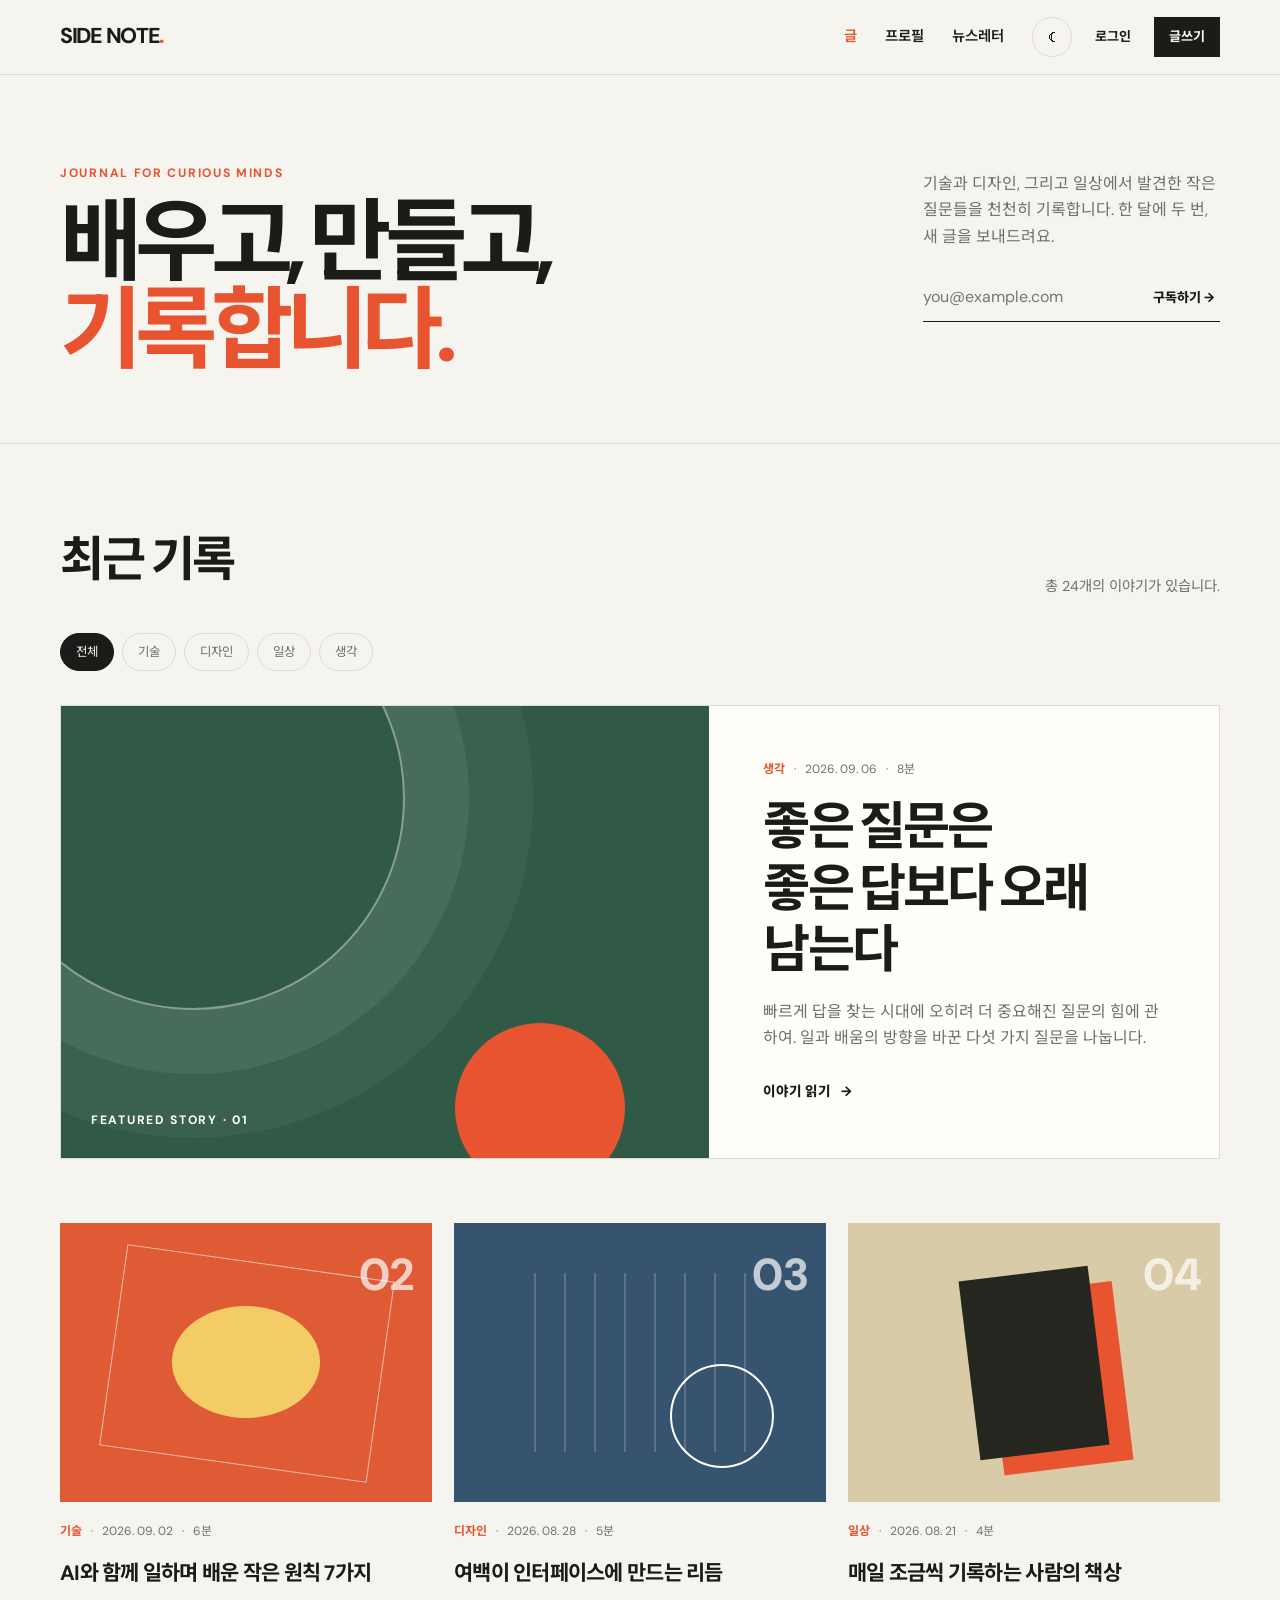
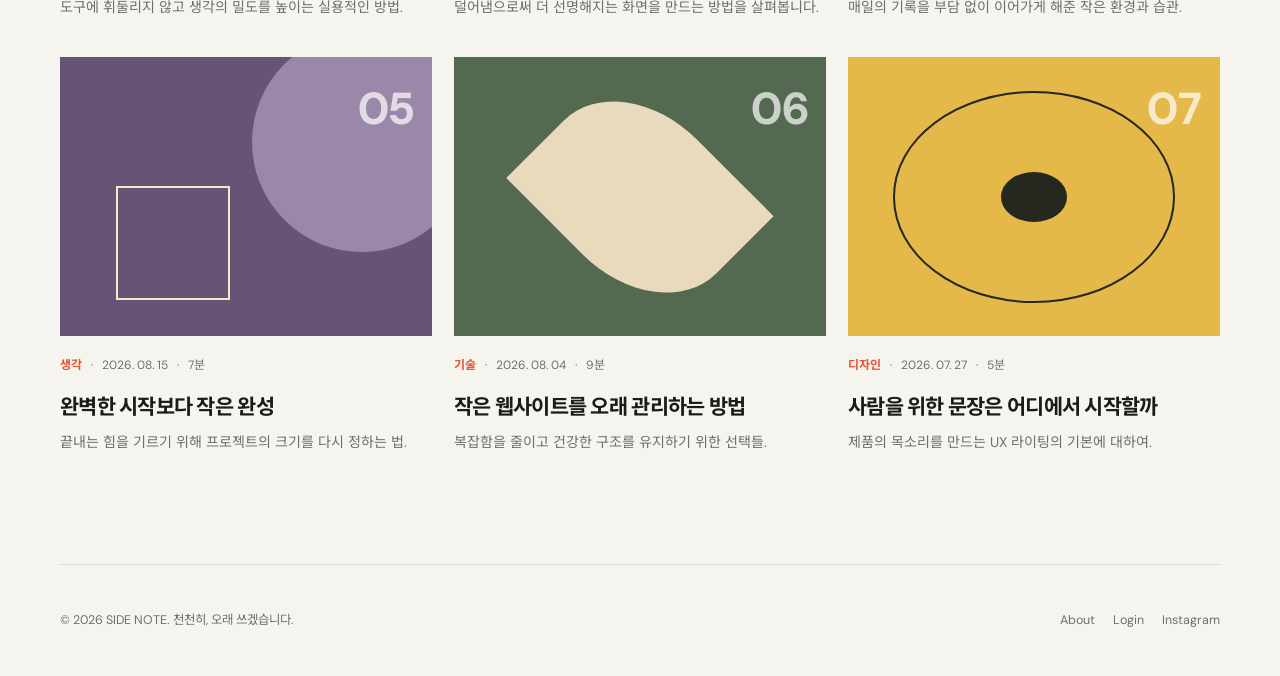
<file: index.html>
<!doctype html>
<html lang="ko">
<head>
  <meta charset="UTF-8"><meta name="viewport" content="width=device-width,initial-scale=1">
  <meta name="description" content="만드는 사람의 생각과 배움을 기록하는 개인 블로그 사이드노트입니다.">
  <title>SIDE NOTE — 생각을 기록하는 개인 블로그</title>
  <link rel="preconnect" href="https://fonts.googleapis.com"><link rel="preconnect" href="https://fonts.gstatic.com" crossorigin>
  <link href="https://fonts.googleapis.com/css2?family=DM+Sans:wght@400;500;600;700;800&family=Noto+Sans+KR:wght@400;500;600;700&display=swap" rel="stylesheet">
  <link rel="stylesheet" href="styles.css">
</head>
<body>
  <header class="header">
    <nav class="nav container" aria-label="주요 메뉴">
      <a class="logo" href="index.html">SIDE NOTE<span>.</span></a>
      <button class="menu-button" type="button" aria-label="메뉴 열기" aria-expanded="false">☰</button>
      <div class="nav-links"><a href="index.html" aria-current="page">글</a><a href="profile.html">프로필</a><a href="index.html#newsletter">뉴스레터</a></div>
      <div class="nav-actions"><button class="icon-button" type="button" aria-label="다크 모드로 전환">☾</button><a class="nav-login" href="login.html">로그인</a><a class="nav-write" href="write.html">글쓰기</a></div>
    </nav>
  </header>
  <main>
    <section class="home-hero">
      <div class="container hero-grid reveal">
        <div><p class="eyebrow">JOURNAL FOR CURIOUS MINDS</p><h1>배우고, 만들고,<br><span>기록합니다.</span></h1></div>
        <div class="hero-aside" id="newsletter"><p>기술과 디자인, 그리고 일상에서 발견한 작은 질문들을 천천히 기록합니다. 한 달에 두 번, 새 글을 보내드려요.</p><form class="subscribe" data-demo-form data-success-message="구독 신청이 완료되었습니다!"><input type="email" aria-label="이메일" placeholder="you@example.com" required><button type="submit">구독하기 →</button></form><p class="form-message" aria-live="polite"></p></div>
      </div>
    </section>
    <section class="content-section container">
      <div class="section-head reveal"><h2>최근 기록</h2><p>총 24개의 이야기가 있습니다.</p></div>
      <div class="category-bar" aria-label="카테고리 필터"><button class="active" data-category-filter="all">전체</button><button data-category-filter="tech">기술</button><button data-category-filter="design">디자인</button><button data-category-filter="life">일상</button><button data-category-filter="note">생각</button></div>
      <article class="featured-post reveal" data-post-category="note">
        <a class="featured-visual" href="post.html" aria-label="대표 게시글 읽기"><span class="visual-label">FEATURED STORY · 01</span></a>
        <div class="featured-copy"><div class="post-meta"><span class="tag">생각</span><span>·</span><time datetime="2026-09-06">2026. 09. 06</time><span>·</span><span>8분</span></div><h3><a href="post.html">좋은 질문은<br>좋은 답보다 오래 남는다</a></h3><p>빠르게 답을 찾는 시대에 오히려 더 중요해진 질문의 힘에 관하여. 일과 배움의 방향을 바꾼 다섯 가지 질문을 나눕니다.</p><a class="text-link" href="post.html">이야기 읽기 <span>→</span></a></div>
      </article>
      <div class="post-grid">
        <article class="post-card reveal" data-post-category="tech"><a class="card-visual visual-orange" href="post.html"><span class="card-number">02</span></a><div class="post-meta"><span class="tag">기술</span><span>·</span><time>2026. 09. 02</time><span>·</span><span>6분</span></div><h3><a href="post.html">AI와 함께 일하며 배운 작은 원칙 7가지</a></h3><p>도구에 휘둘리지 않고 생각의 밀도를 높이는 실용적인 방법.</p></article>
        <article class="post-card reveal" data-post-category="design"><a class="card-visual visual-blue" href="post.html"><span class="card-number">03</span></a><div class="post-meta"><span class="tag">디자인</span><span>·</span><time>2026. 08. 28</time><span>·</span><span>5분</span></div><h3><a href="post.html">여백이 인터페이스에 만드는 리듬</a></h3><p>덜어냄으로써 더 선명해지는 화면을 만드는 방법을 살펴봅니다.</p></article>
        <article class="post-card reveal" data-post-category="life"><a class="card-visual visual-cream" href="post.html"><span class="card-number">04</span></a><div class="post-meta"><span class="tag">일상</span><span>·</span><time>2026. 08. 21</time><span>·</span><span>4분</span></div><h3><a href="post.html">매일 조금씩 기록하는 사람의 책상</a></h3><p>매일의 기록을 부담 없이 이어가게 해준 작은 환경과 습관.</p></article>
        <article class="post-card reveal" data-post-category="note"><a class="card-visual visual-purple" href="post.html"><span class="card-number">05</span></a><div class="post-meta"><span class="tag">생각</span><span>·</span><time>2026. 08. 15</time><span>·</span><span>7분</span></div><h3><a href="post.html">완벽한 시작보다 작은 완성</a></h3><p>끝내는 힘을 기르기 위해 프로젝트의 크기를 다시 정하는 법.</p></article>
        <article class="post-card reveal" data-post-category="tech"><a class="card-visual visual-green" href="post.html"><span class="card-number">06</span></a><div class="post-meta"><span class="tag">기술</span><span>·</span><time>2026. 08. 04</time><span>·</span><span>9분</span></div><h3><a href="post.html">작은 웹사이트를 오래 관리하는 방법</a></h3><p>복잡함을 줄이고 건강한 구조를 유지하기 위한 선택들.</p></article>
        <article class="post-card reveal" data-post-category="design"><a class="card-visual visual-yellow" href="post.html"><span class="card-number">07</span></a><div class="post-meta"><span class="tag">디자인</span><span>·</span><time>2026. 07. 27</time><span>·</span><span>5분</span></div><h3><a href="post.html">사람을 위한 문장은 어디에서 시작할까</a></h3><p>제품의 목소리를 만드는 UX 라이팅의 기본에 대하여.</p></article>
      </div>
    </section>
  </main>
  <footer class="footer container"><p>© <span id="year"></span> SIDE NOTE. 천천히, 오래 쓰겠습니다.</p><div class="footer-links"><a href="profile.html">About</a><a href="login.html">Login</a><a href="#">Instagram</a></div></footer>
  <script src="config.js"></script><script src="script.js"></script><script src="auth.js"></script>
</body>
</html>
</file>
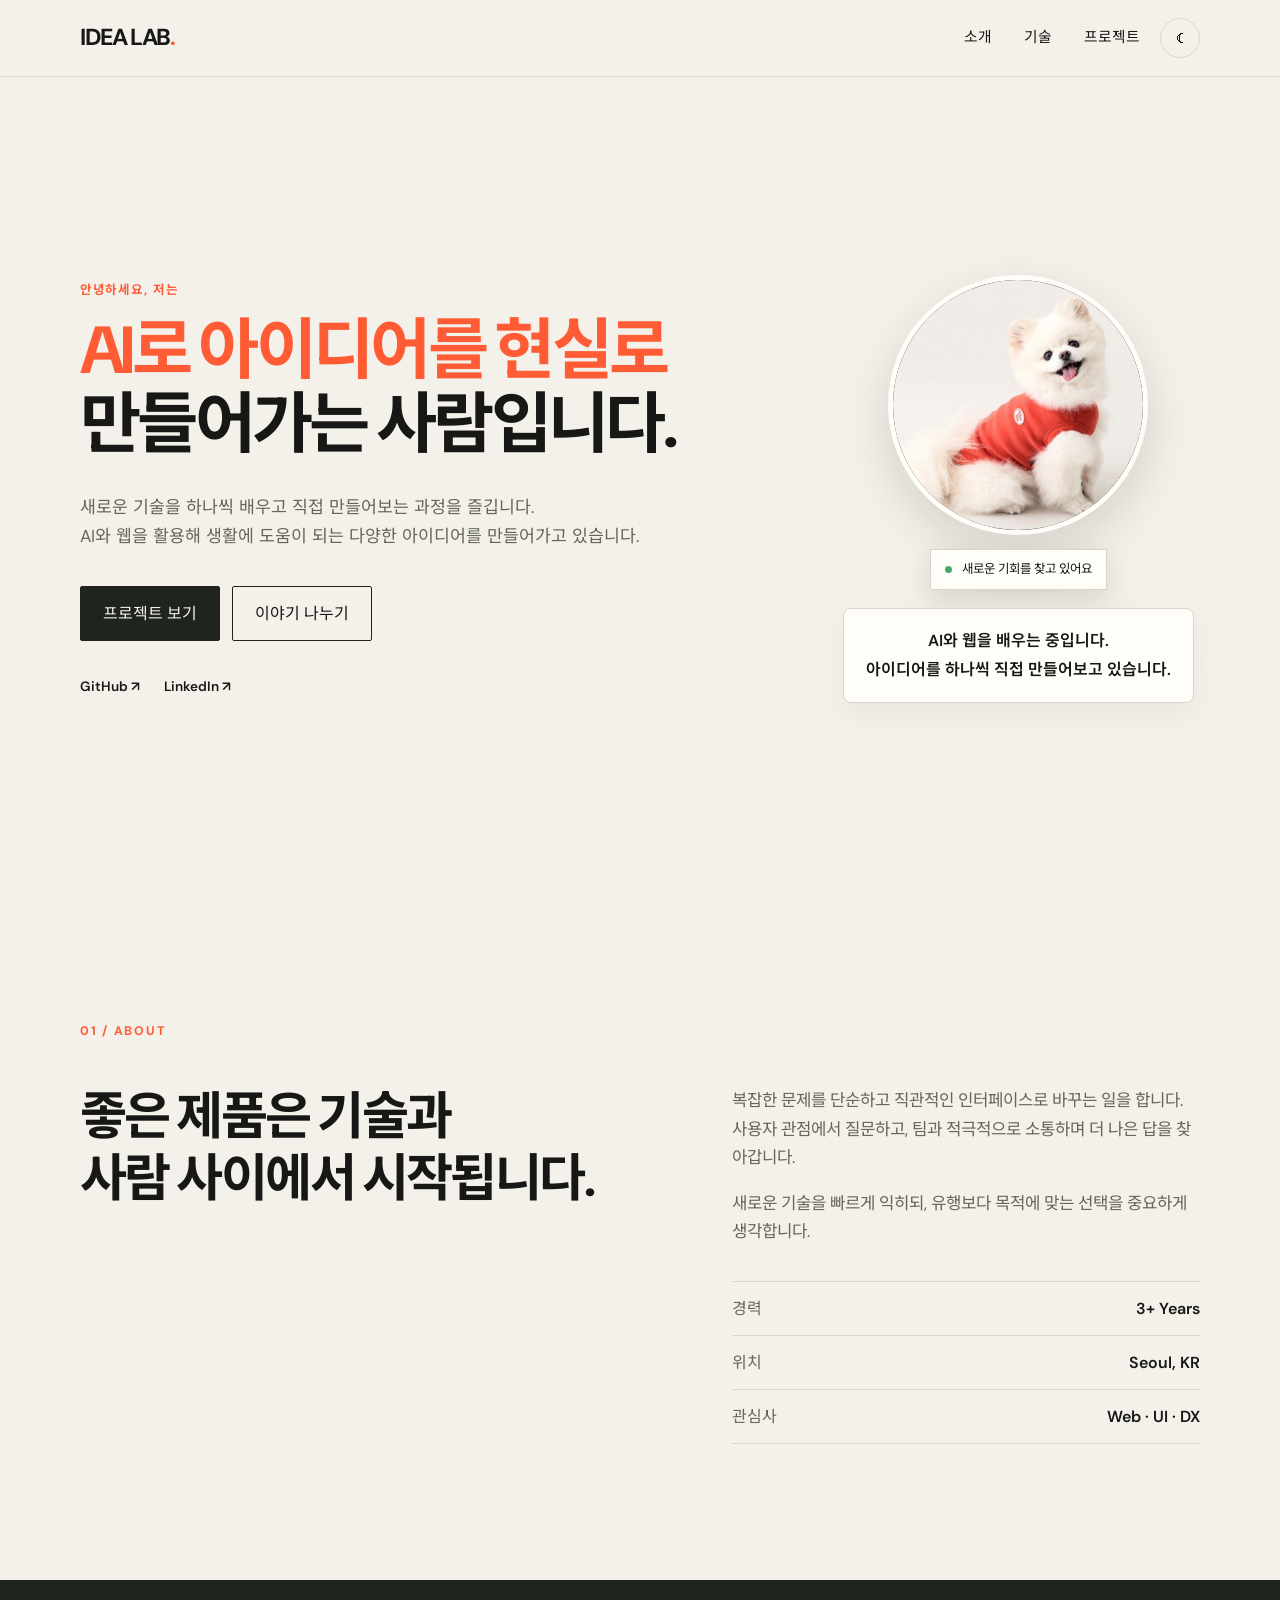
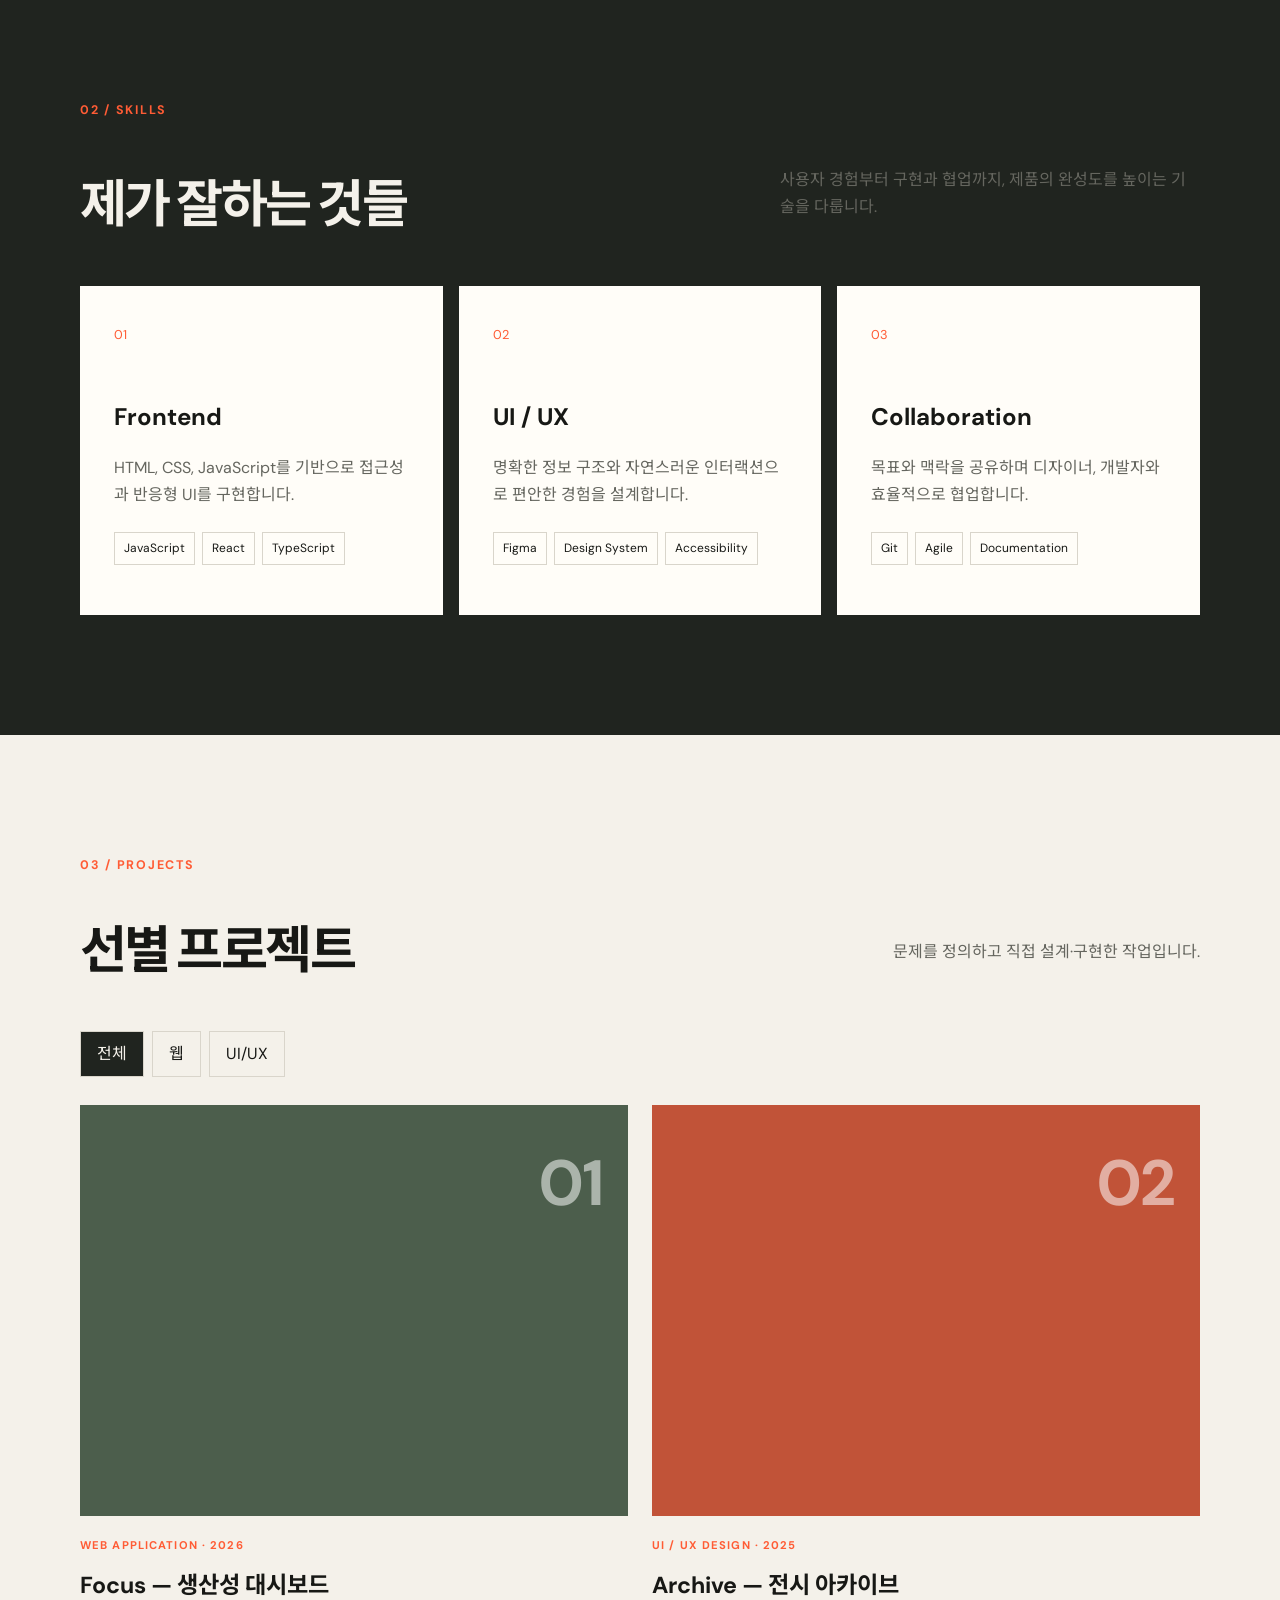
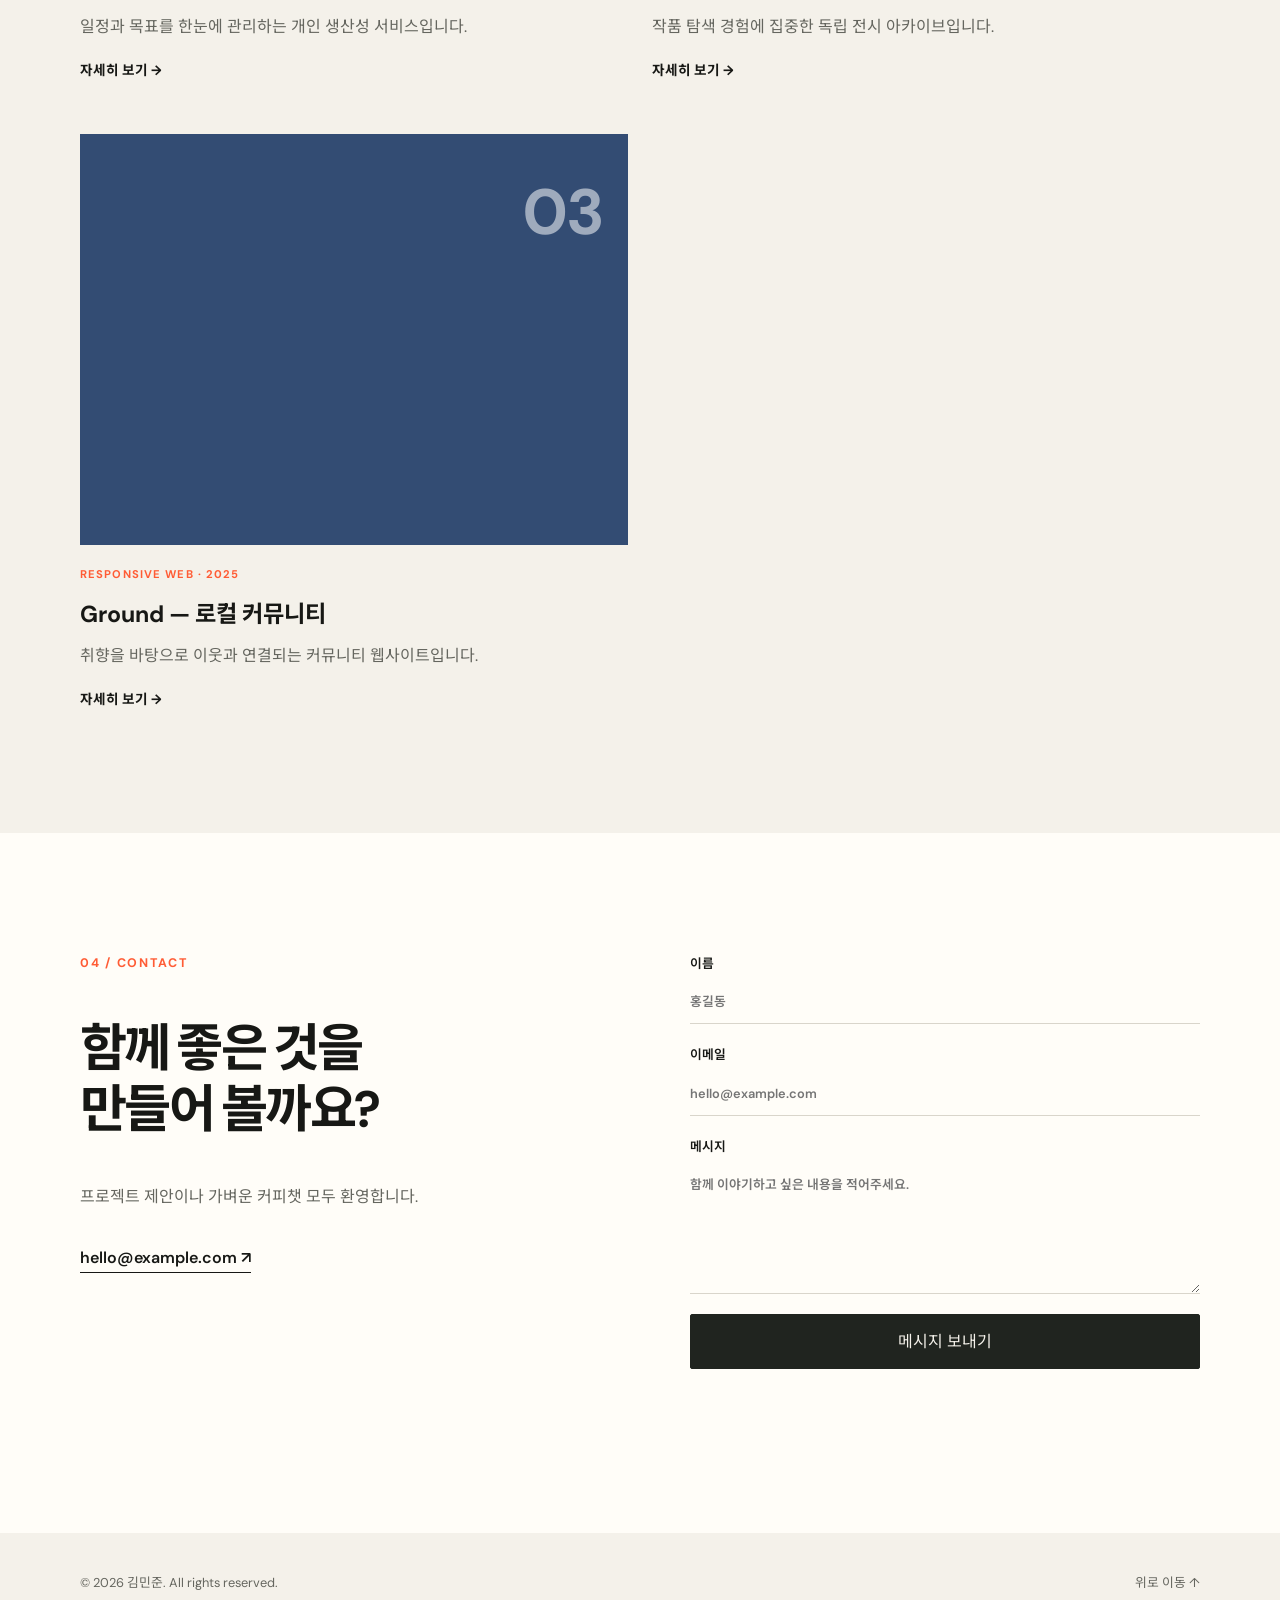
<file: frontend/index.html>
<!DOCTYPE html>
<html lang="ko">
<head>
  <meta charset="UTF-8">
  <meta name="viewport" content="width=device-width, initial-scale=1.0">
  <meta name="description" content="AI와 웹으로 아이디어를 현실로 만들어가는 개인 프로필입니다.">
  <title>AI로 아이디어를 현실로</title>
  <link rel="preconnect" href="https://fonts.googleapis.com">
  <link rel="preconnect" href="https://fonts.gstatic.com" crossorigin>
  <link href="https://fonts.googleapis.com/css2?family=DM+Sans:wght@400;500;600;700&family=Noto+Sans+KR:wght@400;500;600;700&display=swap" rel="stylesheet">
  <link rel="stylesheet" href="styles.css">
</head>
<body>
  <header class="header">
    <nav class="nav container" aria-label="주요 메뉴">
      <a class="logo" href="#home" aria-label="처음으로">IDEA LAB<span>.</span></a>
      <button class="menu-button" type="button" aria-label="메뉴 열기" aria-expanded="false">☰</button>
      <div class="nav-links">
        <a href="about.html">소개</a>
        <a href="skills.html">기술</a>
        <a href="projects.html">프로젝트</a>
      </div>
      <button class="theme-button" type="button" aria-label="테마 변경">☾</button>
    </nav>
  </header>

  <main>
    <section class="hero container" id="home">
      <div class="hero-copy reveal">
        <p class="eyebrow">안녕하세요, 저는</p>
        <h1><span class="title-line title-accent">AI로 아이디어를 현실로</span><span class="title-line">만들어가는 사람입니다.</span></h1>
        <p class="hero-description">새로운 기술을 하나씩 배우고 직접 만들어보는 과정을 즐깁니다.<br>AI와 웹을 활용해 생활에 도움이 되는 다양한 아이디어를 만들어가고 있습니다.</p>
        <div class="hero-actions">
          <a class="button primary" href="#projects">프로젝트 보기</a>
          <a class="button secondary" href="#contact">이야기 나누기</a>
        </div>
        <div class="social-links" aria-label="소셜 링크">
          <a href="https://github.com/" target="_blank" rel="noreferrer">GitHub ↗</a>
          <a href="https://www.linkedin.com/" target="_blank" rel="noreferrer">LinkedIn ↗</a>
        </div>
      </div>
      <div class="portrait-wrap reveal" aria-label="프로필 이미지 영역">
        <div class="portrait">
          <img src="assets/images/profile.jpeg" alt="빨간 옷을 입고 앉아 있는 흰색 강아지 프로필 사진">
        </div>
        <span class="status"><i></i> 새로운 기회를 찾고 있어요</span>
        <p class="portrait-caption">AI와 웹을 배우는 중입니다.<br>아이디어를 하나씩 직접 만들어보고 있습니다.</p>
      </div>
    </section>

    <section class="section container" id="about">
      <p class="section-number">01 / ABOUT</p>
      <div class="about-grid reveal">
        <h2>좋은 제품은 기술과<br>사람 사이에서 시작됩니다.</h2>
        <div>
          <p>복잡한 문제를 단순하고 직관적인 인터페이스로 바꾸는 일을 합니다. 사용자 관점에서 질문하고, 팀과 적극적으로 소통하며 더 나은 답을 찾아갑니다.</p>
          <p>새로운 기술을 빠르게 익히되, 유행보다 목적에 맞는 선택을 중요하게 생각합니다.</p>
          <dl class="facts">
            <div><dt>경력</dt><dd>3+ Years</dd></div>
            <div><dt>위치</dt><dd>Seoul, KR</dd></div>
            <div><dt>관심사</dt><dd>Web · UI · DX</dd></div>
          </dl>
        </div>
      </div>
    </section>

    <section class="section skills-section" id="skills">
      <div class="container">
        <p class="section-number">02 / SKILLS</p>
        <div class="section-heading reveal">
          <h2>제가 잘하는 것들</h2>
          <p>사용자 경험부터 구현과 협업까지, 제품의 완성도를 높이는 기술을 다룹니다.</p>
        </div>
        <div class="skill-grid">
          <article class="skill-card reveal"><span>01</span><h3>Frontend</h3><p>HTML, CSS, JavaScript를 기반으로 접근성과 반응형 UI를 구현합니다.</p><ul><li>JavaScript</li><li>React</li><li>TypeScript</li></ul></article>
          <article class="skill-card reveal"><span>02</span><h3>UI / UX</h3><p>명확한 정보 구조와 자연스러운 인터랙션으로 편안한 경험을 설계합니다.</p><ul><li>Figma</li><li>Design System</li><li>Accessibility</li></ul></article>
          <article class="skill-card reveal"><span>03</span><h3>Collaboration</h3><p>목표와 맥락을 공유하며 디자이너, 개발자와 효율적으로 협업합니다.</p><ul><li>Git</li><li>Agile</li><li>Documentation</li></ul></article>
        </div>
      </div>
    </section>

    <section class="section container" id="projects">
      <p class="section-number">03 / PROJECTS</p>
      <div class="section-heading reveal"><h2>선별 프로젝트</h2><p>문제를 정의하고 직접 설계·구현한 작업입니다.</p></div>
      <div class="filter-buttons" role="group" aria-label="프로젝트 필터">
        <button class="active" data-filter="all">전체</button><button data-filter="web">웹</button><button data-filter="design">UI/UX</button>
      </div>
      <div class="project-grid">
        <article class="project-card reveal" data-category="web">
          <div class="project-visual visual-one"><span>01</span></div>
          <div class="project-info"><p>WEB APPLICATION · 2026</p><h3>Focus — 생산성 대시보드</h3><p>일정과 목표를 한눈에 관리하는 개인 생산성 서비스입니다.</p><a href="#contact">자세히 보기 →</a></div>
        </article>
        <article class="project-card reveal" data-category="design">
          <div class="project-visual visual-two"><span>02</span></div>
          <div class="project-info"><p>UI / UX DESIGN · 2025</p><h3>Archive — 전시 아카이브</h3><p>작품 탐색 경험에 집중한 독립 전시 아카이브입니다.</p><a href="#contact">자세히 보기 →</a></div>
        </article>
        <article class="project-card reveal" data-category="web">
          <div class="project-visual visual-three"><span>03</span></div>
          <div class="project-info"><p>RESPONSIVE WEB · 2025</p><h3>Ground — 로컬 커뮤니티</h3><p>취향을 바탕으로 이웃과 연결되는 커뮤니티 웹사이트입니다.</p><a href="#contact">자세히 보기 →</a></div>
        </article>
      </div>
    </section>

    <section class="section contact-section" id="contact">
      <div class="container contact-grid reveal">
        <div><p class="section-number">04 / CONTACT</p><h2>함께 좋은 것을<br>만들어 볼까요?</h2><p>프로젝트 제안이나 가벼운 커피챗 모두 환영합니다.</p><a class="email" href="mailto:hello@example.com">hello@example.com ↗</a></div>
        <form id="contact-form">
          <label>이름<input name="name" type="text" placeholder="홍길동" required></label>
          <label>이메일<input name="email" type="email" placeholder="hello@example.com" required></label>
          <label>메시지<textarea name="message" rows="5" placeholder="함께 이야기하고 싶은 내용을 적어주세요." required></textarea></label>
          <button class="button primary" type="submit">메시지 보내기</button>
          <p class="form-message" aria-live="polite"></p>
        </form>
      </div>
    </section>
  </main>

  <footer class="footer container"><p>© <span id="year"></span> 김민준. All rights reserved.</p><a href="#home">위로 이동 ↑</a></footer>
  <script src="script.js"></script>
</body>
</html>
</file>
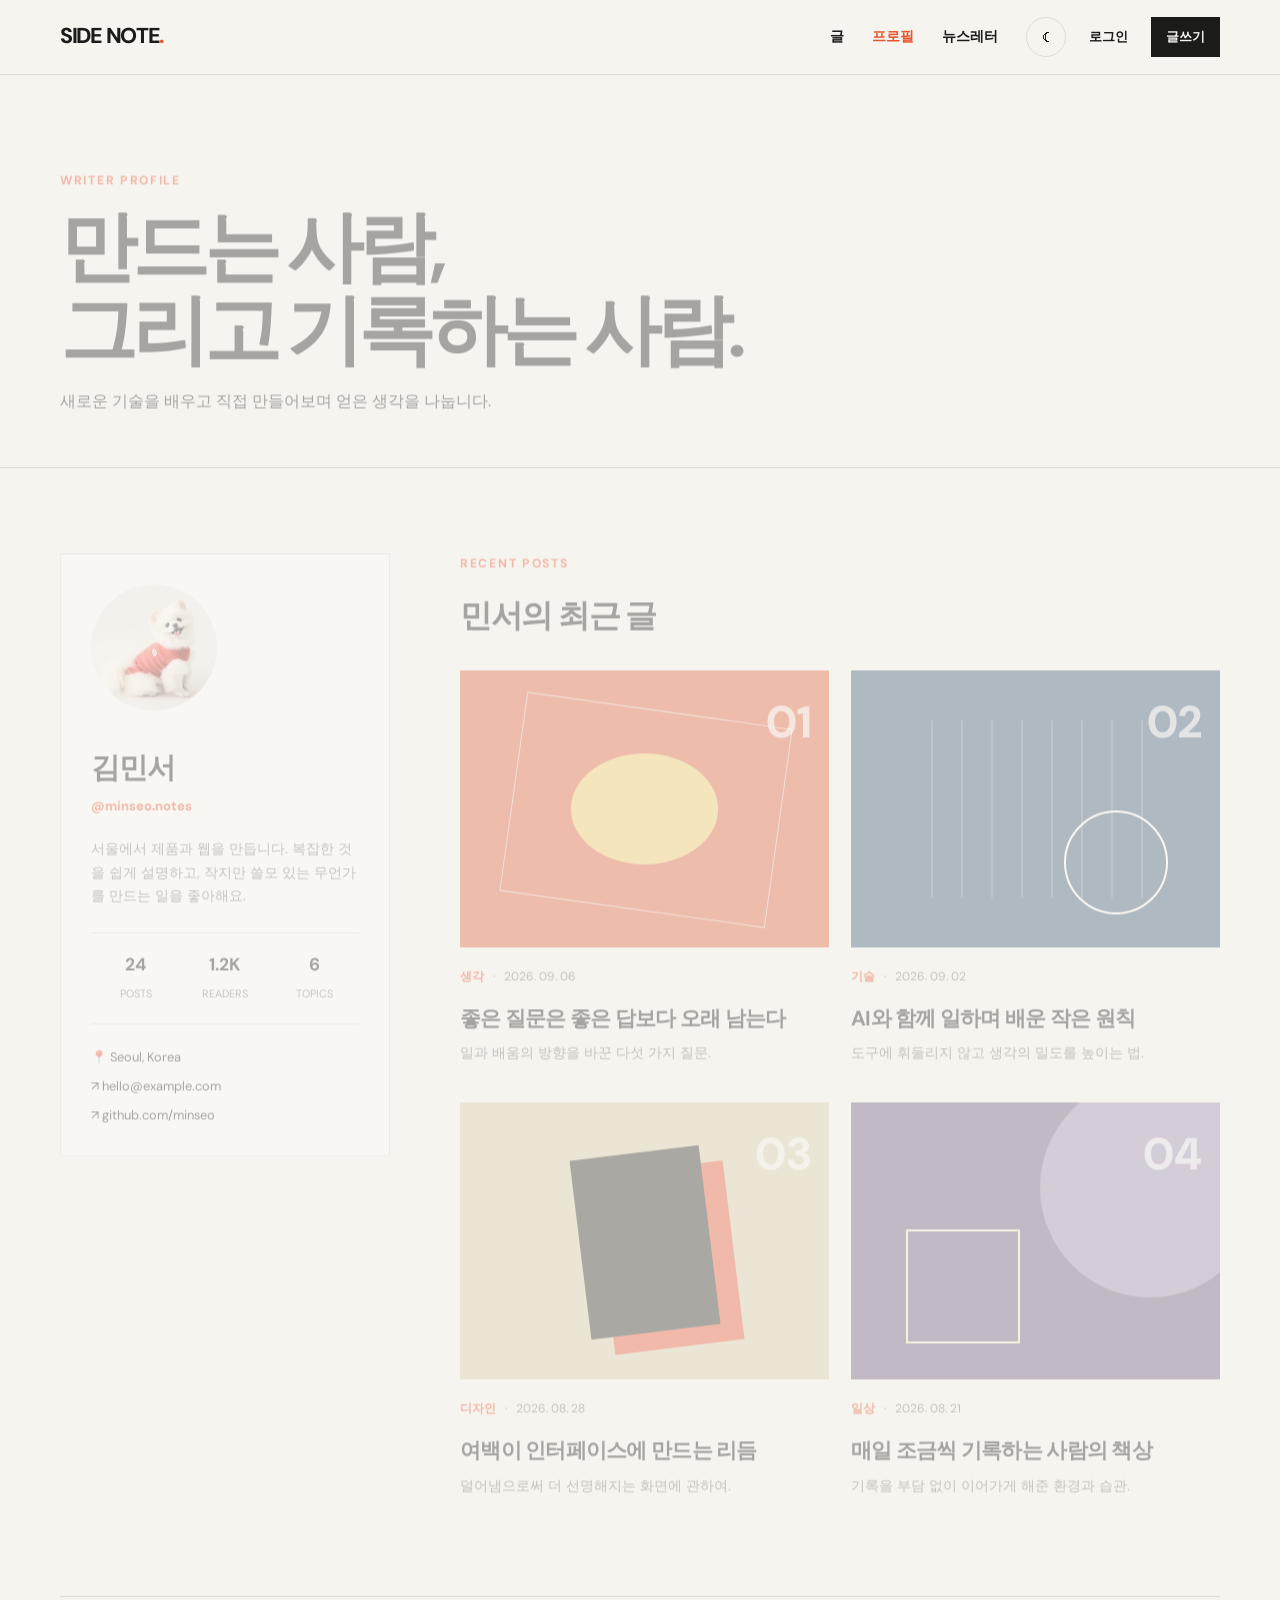
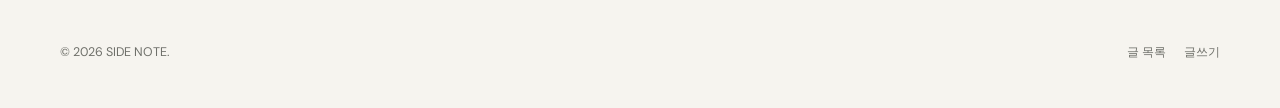
<file: about.html>
<!doctype html><html lang="ko"><head><meta charset="UTF-8"><meta http-equiv="refresh" content="0; url=profile.html"><meta name="viewport" content="width=device-width,initial-scale=1"><title>프로필로 이동 | SIDE NOTE</title></head><body><p><a href="profile.html">프로필 페이지로 이동</a></p></body></html>
</file>
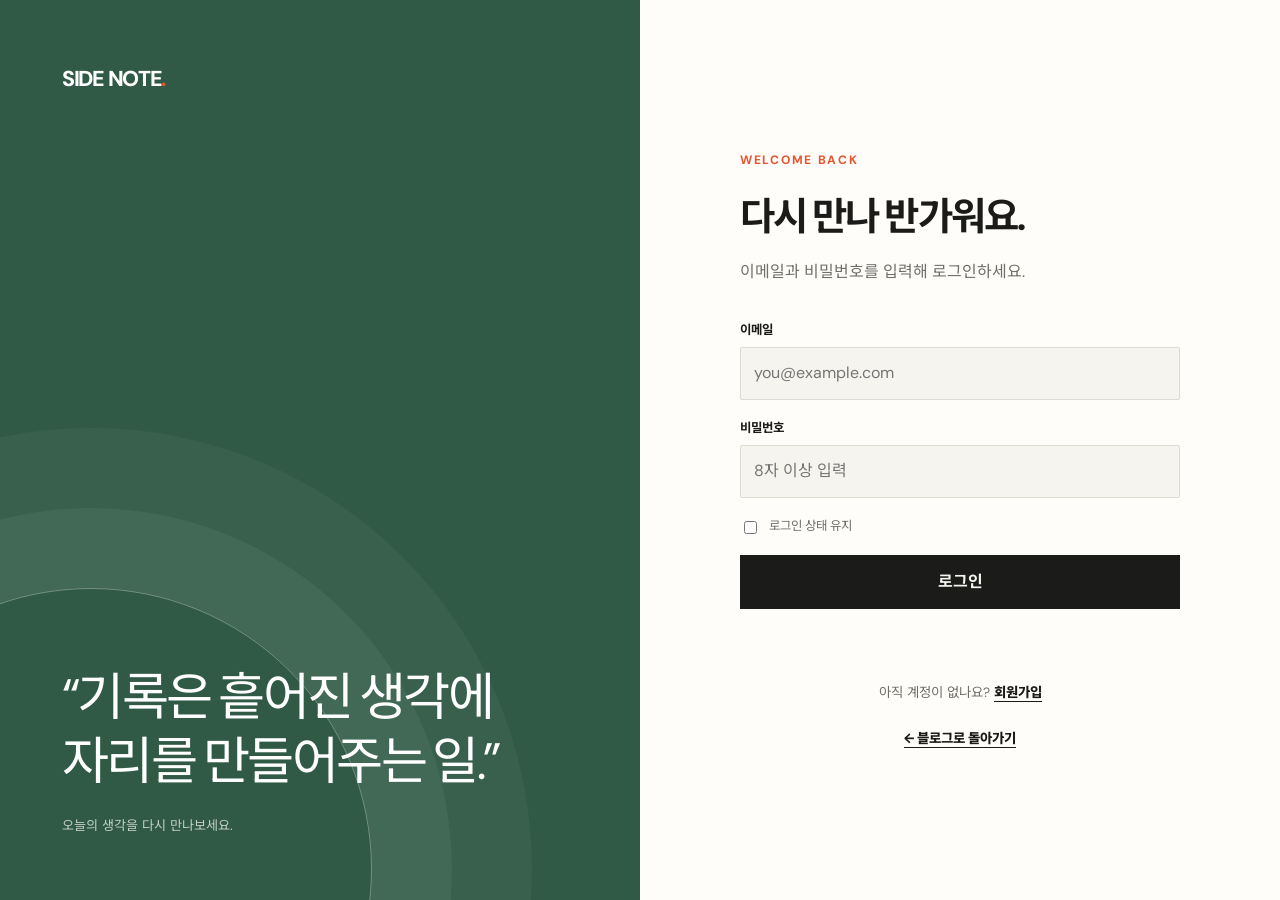
<file: login.html>
<!doctype html><html lang="ko"><head><meta charset="UTF-8"><meta name="viewport" content="width=device-width,initial-scale=1"><meta name="description" content="사이드노트 로그인"><title>로그인 | SIDE NOTE</title><link rel="preconnect" href="https://fonts.googleapis.com"><link rel="preconnect" href="https://fonts.gstatic.com" crossorigin><link href="https://fonts.googleapis.com/css2?family=DM+Sans:wght@400;500;600;700;800&family=Noto+Sans+KR:wght@400;500;600;700&display=swap" rel="stylesheet"><link rel="stylesheet" href="styles.css"></head>
<body><main class="auth-shell"><section class="auth-visual"><a class="logo" href="index.html">SIDE NOTE<span>.</span></a><div class="auth-quote"><p>“기록은 흩어진 생각에<br>자리를 만들어주는 일.”</p><span>오늘의 생각을 다시 만나보세요.</span></div></section><section class="auth-panel"><div class="auth-box reveal"><p class="eyebrow">WELCOME BACK</p><h1>다시 만나 반가워요.</h1><p class="intro">이메일과 비밀번호를 입력해 로그인하세요.</p><form class="form-stack" id="login-form"><div class="field"><label for="login-email">이메일</label><input id="login-email" name="email" type="email" placeholder="you@example.com" autocomplete="email" required></div><div class="field"><label for="login-password">비밀번호</label><input id="login-password" name="password" type="password" placeholder="8자 이상 입력" minlength="8" autocomplete="current-password" required></div><div class="checkbox-row"><input id="remember" name="remember" type="checkbox"><label for="remember">로그인 상태 유지</label></div><button class="submit-button" type="submit">로그인</button><p class="form-message" aria-live="polite"></p></form><p class="auth-switch">아직 계정이 없나요? <a href="signup.html">회원가입</a></p><p class="auth-switch"><a href="index.html">← 블로그로 돌아가기</a></p></div></section></main><script src="config.js"></script><script src="script.js"></script><script src="auth.js"></script></body></html>
</file>
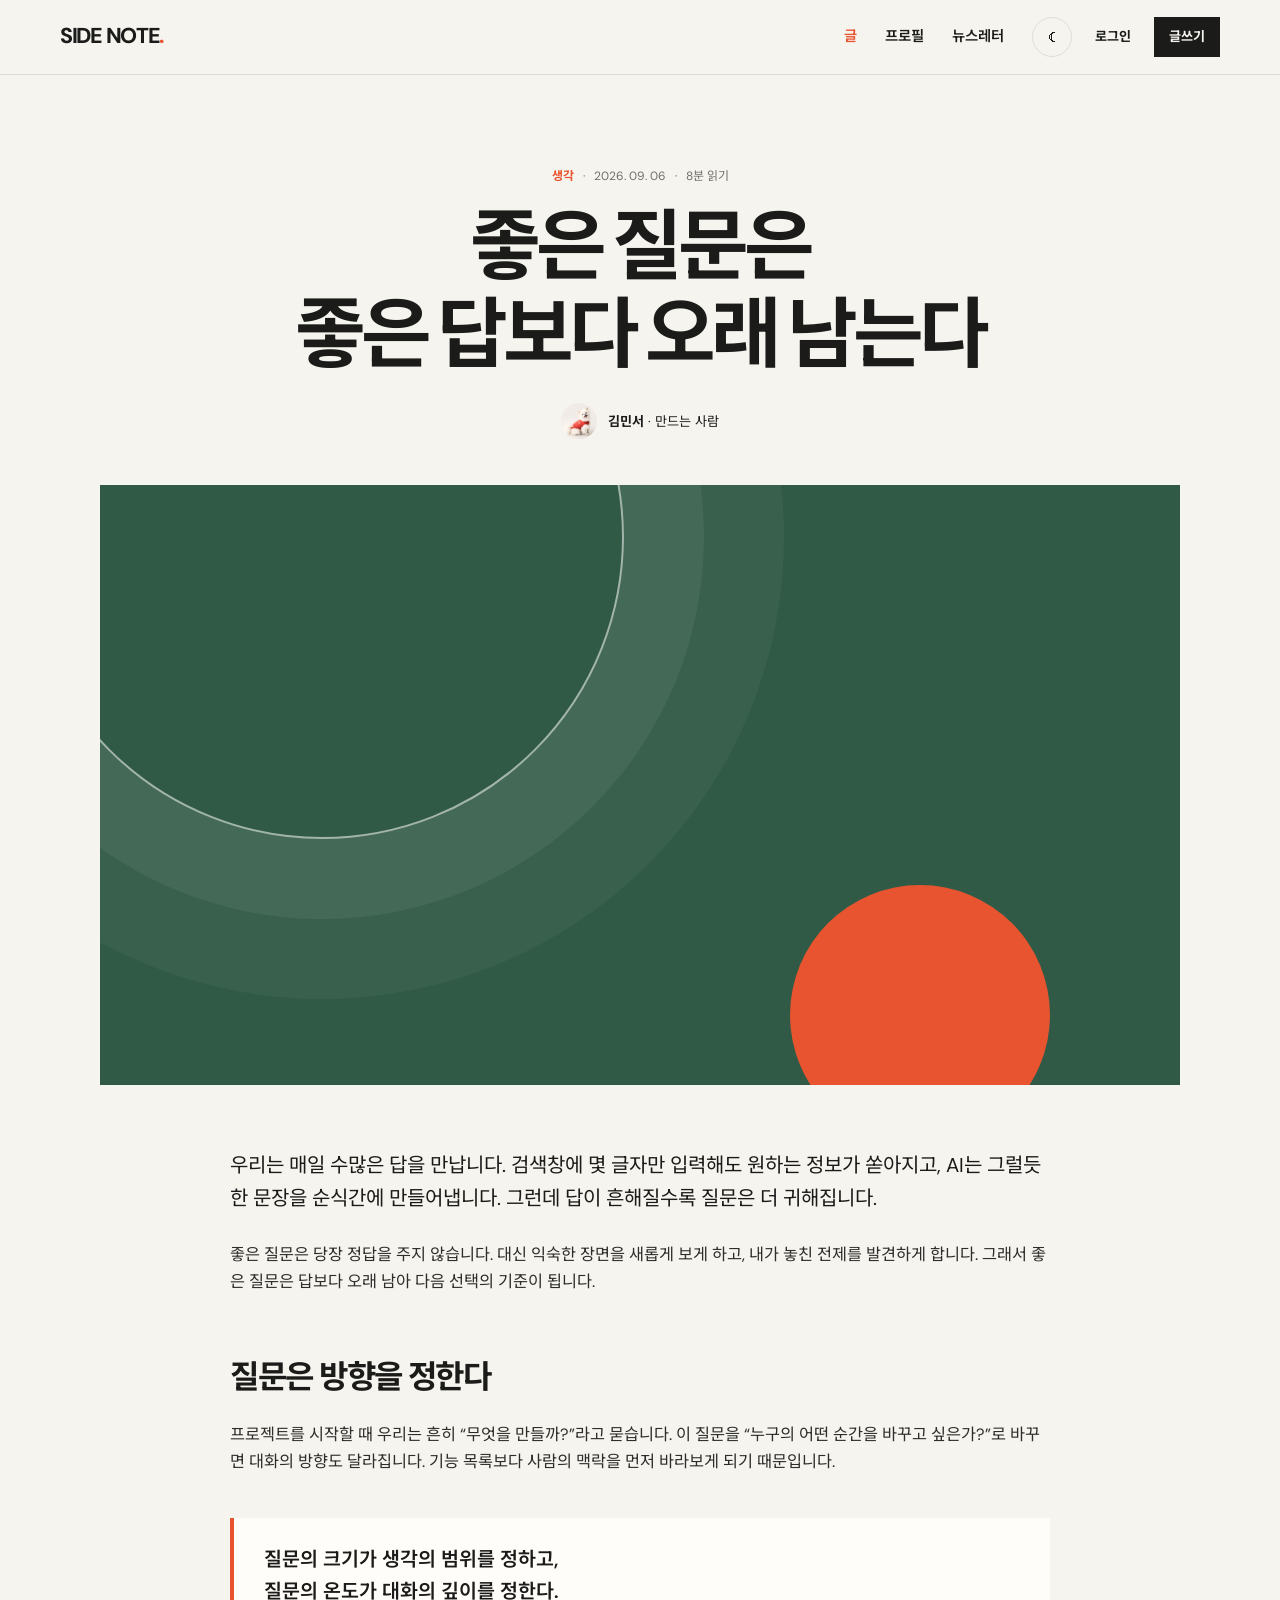
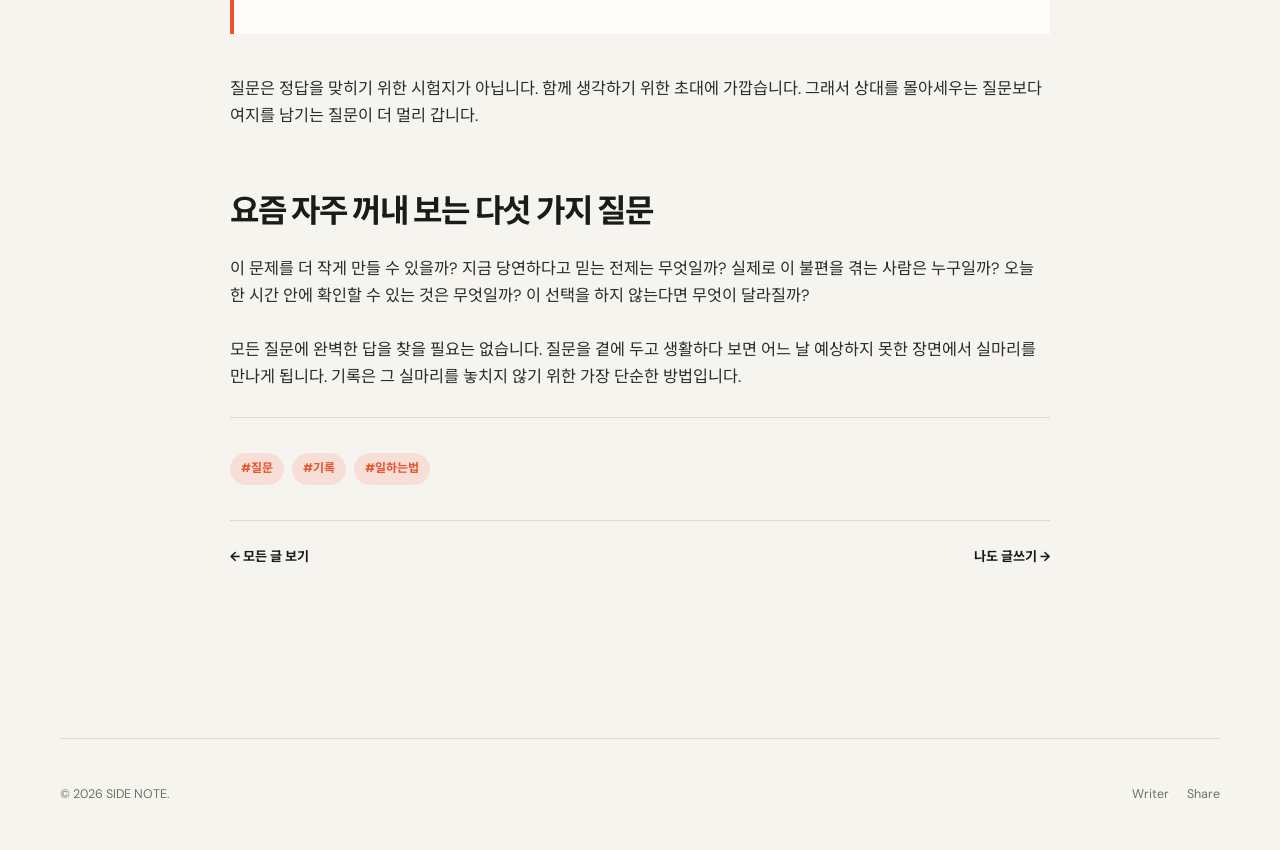
<file: post.html>
<!doctype html><html lang="ko"><head><meta charset="UTF-8"><meta name="viewport" content="width=device-width,initial-scale=1"><meta name="description" content="좋은 질문은 좋은 답보다 오래 남는다"><title>좋은 질문은 좋은 답보다 오래 남는다 | SIDE NOTE</title><link rel="preconnect" href="https://fonts.googleapis.com"><link rel="preconnect" href="https://fonts.gstatic.com" crossorigin><link href="https://fonts.googleapis.com/css2?family=DM+Sans:wght@400;500;600;700;800&family=Noto+Sans+KR:wght@400;500;600;700&display=swap" rel="stylesheet"><link rel="stylesheet" href="styles.css"></head>
<body><header class="header"><nav class="nav container" aria-label="주요 메뉴"><a class="logo" href="index.html">SIDE NOTE<span>.</span></a><button class="menu-button" type="button" aria-label="메뉴 열기" aria-expanded="false">☰</button><div class="nav-links"><a href="index.html" aria-current="page">글</a><a href="profile.html">프로필</a><a href="index.html#newsletter">뉴스레터</a></div><div class="nav-actions"><button class="icon-button" type="button" aria-label="다크 모드로 전환">☾</button><a class="nav-login" href="login.html">로그인</a><a class="nav-write" href="write.html">글쓰기</a></div></nav></header>
<main><header class="article-header article-wrap reveal"><div class="post-meta"><span class="tag">생각</span><span>·</span><time datetime="2026-09-06">2026. 09. 06</time><span>·</span><span>8분 읽기</span></div><h1>좋은 질문은<br>좋은 답보다 오래 남는다</h1><div class="author-line"><img src="assets/images/profile.jpeg" alt="김민서"><span><strong>김민서</strong> · 만드는 사람</span></div></header><div class="article-cover reveal" role="img" aria-label="초록 배경과 주황 원으로 구성된 추상 이미지"></div><article class="article-body article-wrap reveal"><p class="lead">우리는 매일 수많은 답을 만납니다. 검색창에 몇 글자만 입력해도 원하는 정보가 쏟아지고, AI는 그럴듯한 문장을 순식간에 만들어냅니다. 그런데 답이 흔해질수록 질문은 더 귀해집니다.</p><p>좋은 질문은 당장 정답을 주지 않습니다. 대신 익숙한 장면을 새롭게 보게 하고, 내가 놓친 전제를 발견하게 합니다. 그래서 좋은 질문은 답보다 오래 남아 다음 선택의 기준이 됩니다.</p><h2>질문은 방향을 정한다</h2><p>프로젝트를 시작할 때 우리는 흔히 “무엇을 만들까?”라고 묻습니다. 이 질문을 “누구의 어떤 순간을 바꾸고 싶은가?”로 바꾸면 대화의 방향도 달라집니다. 기능 목록보다 사람의 맥락을 먼저 바라보게 되기 때문입니다.</p><blockquote>질문의 크기가 생각의 범위를 정하고,<br>질문의 온도가 대화의 깊이를 정한다.</blockquote><p>질문은 정답을 맞히기 위한 시험지가 아닙니다. 함께 생각하기 위한 초대에 가깝습니다. 그래서 상대를 몰아세우는 질문보다 여지를 남기는 질문이 더 멀리 갑니다.</p><h2>요즘 자주 꺼내 보는 다섯 가지 질문</h2><p>이 문제를 더 작게 만들 수 있을까? 지금 당연하다고 믿는 전제는 무엇일까? 실제로 이 불편을 겪는 사람은 누구일까? 오늘 한 시간 안에 확인할 수 있는 것은 무엇일까? 이 선택을 하지 않는다면 무엇이 달라질까?</p><p>모든 질문에 완벽한 답을 찾을 필요는 없습니다. 질문을 곁에 두고 생활하다 보면 어느 날 예상하지 못한 장면에서 실마리를 만나게 됩니다. 기록은 그 실마리를 놓치지 않기 위한 가장 단순한 방법입니다.</p><div class="article-tags"><span>#질문</span><span>#기록</span><span>#일하는법</span></div><div class="back-row"><a href="index.html">← 모든 글 보기</a><a href="write.html">나도 글쓰기 →</a></div></article></main>
<footer class="footer container"><p>© <span id="year"></span> SIDE NOTE.</p><div class="footer-links"><a href="profile.html">Writer</a><a href="#">Share</a></div></footer><script src="config.js"></script><script src="script.js"></script><script src="auth.js"></script></body></html>
</file>
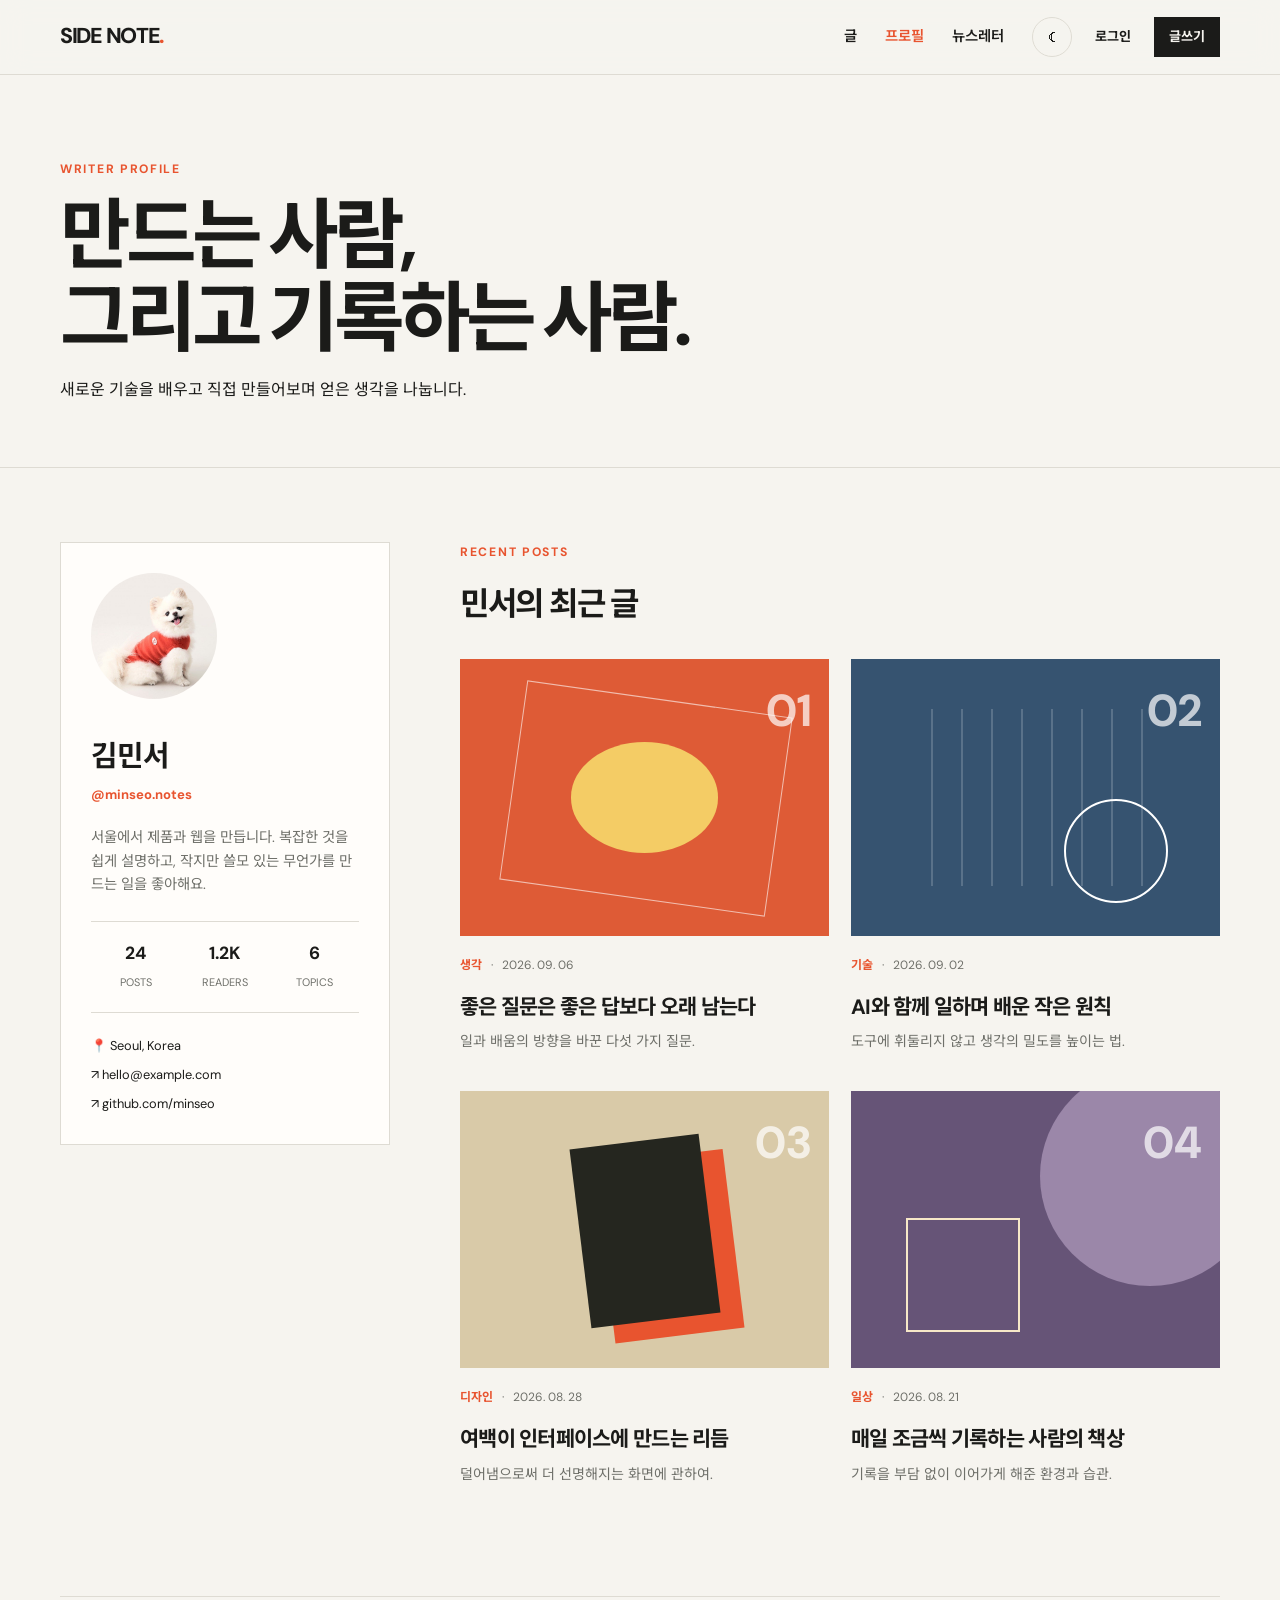
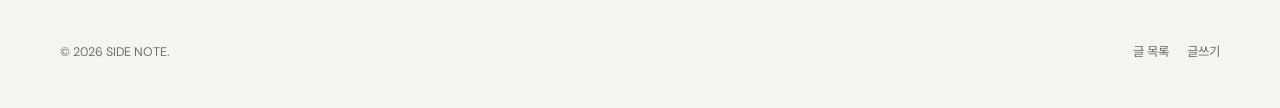
<file: profile.html>
<!doctype html><html lang="ko"><head><meta charset="UTF-8"><meta name="viewport" content="width=device-width,initial-scale=1"><meta name="description" content="사이드노트 작가 프로필"><title>프로필 | SIDE NOTE</title><link rel="preconnect" href="https://fonts.googleapis.com"><link rel="preconnect" href="https://fonts.gstatic.com" crossorigin><link href="https://fonts.googleapis.com/css2?family=DM+Sans:wght@400;500;600;700;800&family=Noto+Sans+KR:wght@400;500;600;700&display=swap" rel="stylesheet"><link rel="stylesheet" href="styles.css"></head>
<body><header class="header"><nav class="nav container" aria-label="주요 메뉴"><a class="logo" href="index.html">SIDE NOTE<span>.</span></a><button class="menu-button" type="button" aria-label="메뉴 열기" aria-expanded="false">☰</button><div class="nav-links"><a href="index.html">글</a><a href="profile.html" aria-current="page">프로필</a><a href="index.html#newsletter">뉴스레터</a></div><div class="nav-actions"><button class="icon-button" type="button" aria-label="다크 모드로 전환">☾</button><a class="nav-login" href="login.html">로그인</a><a class="nav-write" href="write.html">글쓰기</a></div></nav></header>
<main class="page-main"><section class="page-title"><div class="container reveal"><p class="eyebrow">WRITER PROFILE</p><h1>만드는 사람,<br>그리고 기록하는 사람.</h1><p>새로운 기술을 배우고 직접 만들어보며 얻은 생각을 나눕니다.</p></div></section><div class="profile-layout container"><aside class="profile-card reveal"><img class="profile-photo" src="assets/images/profile.jpeg" alt="김민서 프로필 사진"><h1>김민서</h1><p class="profile-handle">@minseo.notes</p><p class="profile-bio">서울에서 제품과 웹을 만듭니다. 복잡한 것을 쉽게 설명하고, 작지만 쓸모 있는 무언가를 만드는 일을 좋아해요.</p><div class="profile-stats"><div><strong>24</strong><span>POSTS</span></div><div><strong>1.2K</strong><span>READERS</span></div><div><strong>6</strong><span>TOPICS</span></div></div><div class="profile-links"><span>📍 Seoul, Korea</span><a href="mailto:hello@example.com">↗ hello@example.com</a><a href="#">↗ github.com/minseo</a></div></aside><section class="profile-content reveal"><p class="eyebrow">RECENT POSTS</p><h2>민서의 최근 글</h2><div class="post-grid"><article class="post-card"><a class="card-visual visual-orange" href="post.html"><span class="card-number">01</span></a><div class="post-meta"><span class="tag">생각</span><span>·</span><time>2026. 09. 06</time></div><h3><a href="post.html">좋은 질문은 좋은 답보다 오래 남는다</a></h3><p>일과 배움의 방향을 바꾼 다섯 가지 질문.</p></article><article class="post-card"><a class="card-visual visual-blue" href="post.html"><span class="card-number">02</span></a><div class="post-meta"><span class="tag">기술</span><span>·</span><time>2026. 09. 02</time></div><h3><a href="post.html">AI와 함께 일하며 배운 작은 원칙</a></h3><p>도구에 휘둘리지 않고 생각의 밀도를 높이는 법.</p></article><article class="post-card"><a class="card-visual visual-cream" href="post.html"><span class="card-number">03</span></a><div class="post-meta"><span class="tag">디자인</span><span>·</span><time>2026. 08. 28</time></div><h3><a href="post.html">여백이 인터페이스에 만드는 리듬</a></h3><p>덜어냄으로써 더 선명해지는 화면에 관하여.</p></article><article class="post-card"><a class="card-visual visual-purple" href="post.html"><span class="card-number">04</span></a><div class="post-meta"><span class="tag">일상</span><span>·</span><time>2026. 08. 21</time></div><h3><a href="post.html">매일 조금씩 기록하는 사람의 책상</a></h3><p>기록을 부담 없이 이어가게 해준 환경과 습관.</p></article></div></section></div></main>
<footer class="footer container"><p>© <span id="year"></span> SIDE NOTE.</p><div class="footer-links"><a href="index.html">글 목록</a><a href="write.html">글쓰기</a></div></footer><script src="config.js"></script><script src="script.js"></script><script src="auth.js"></script></body></html>
</file>
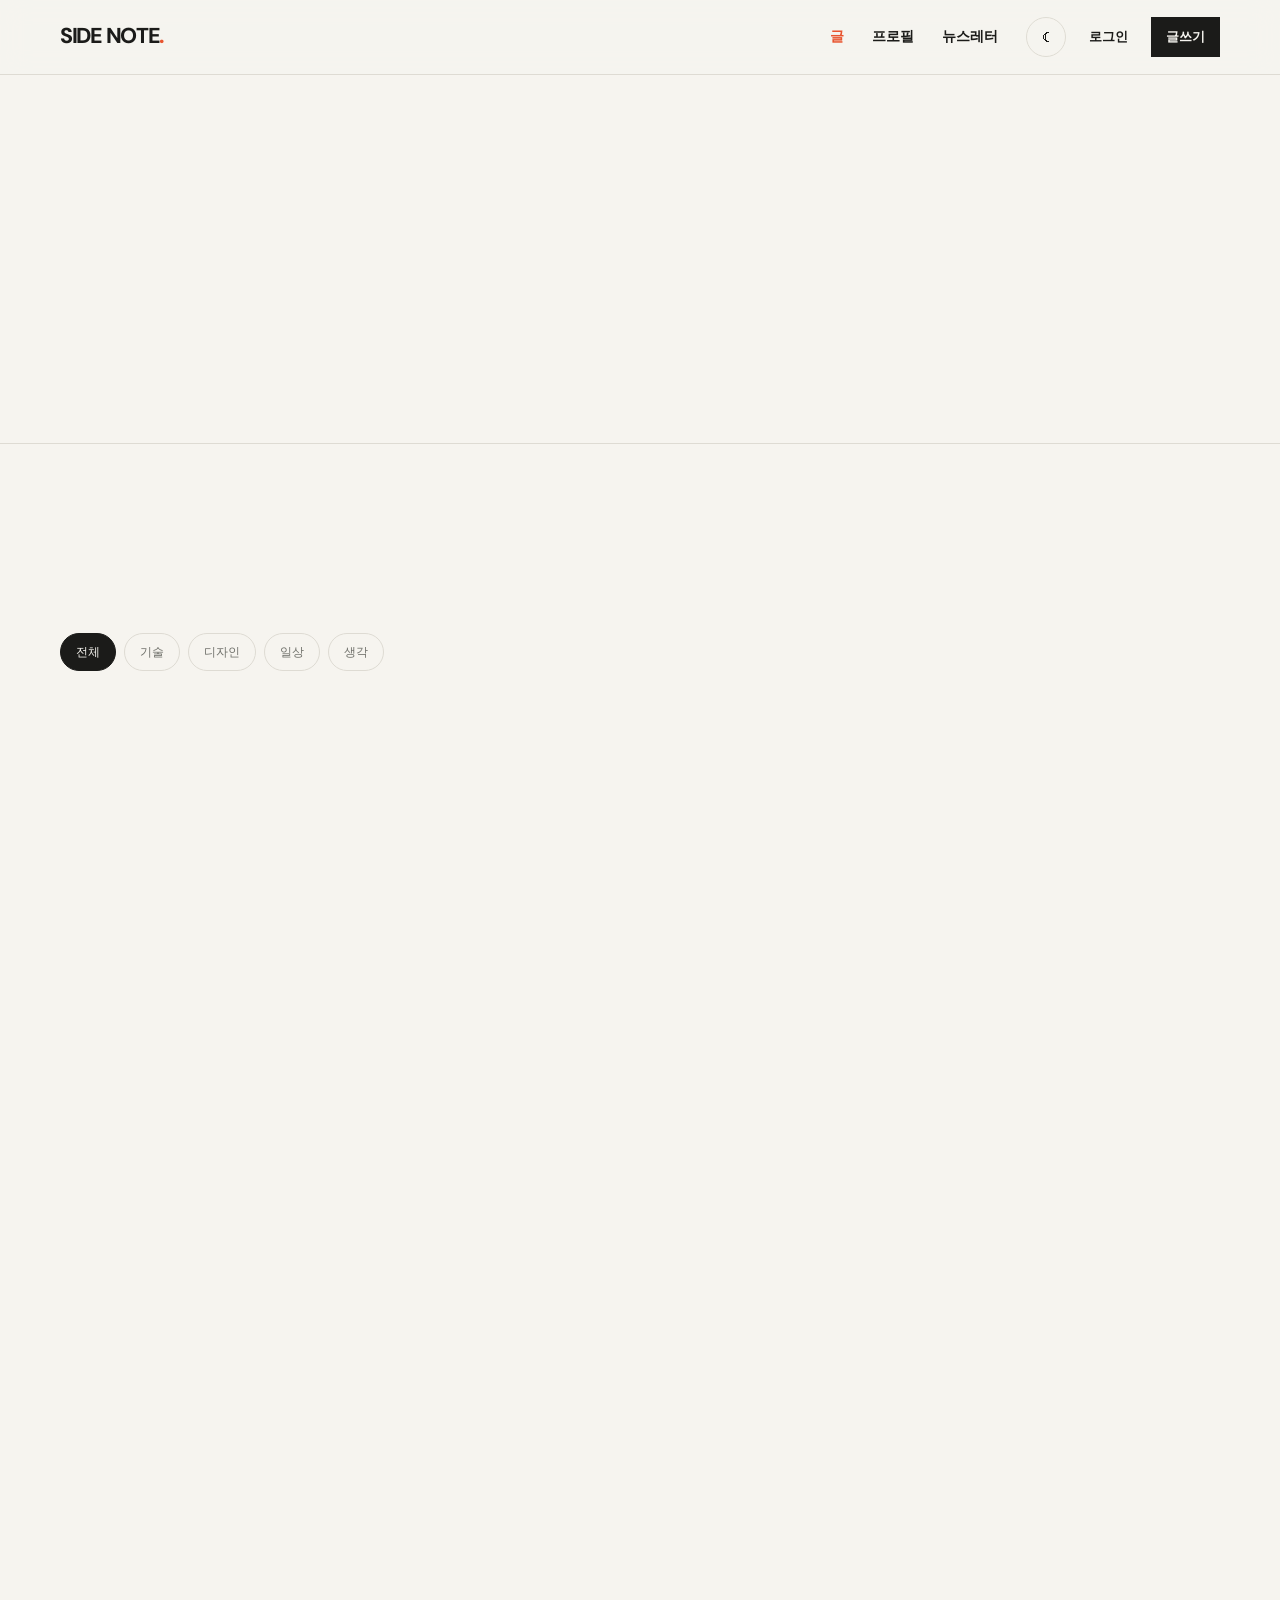
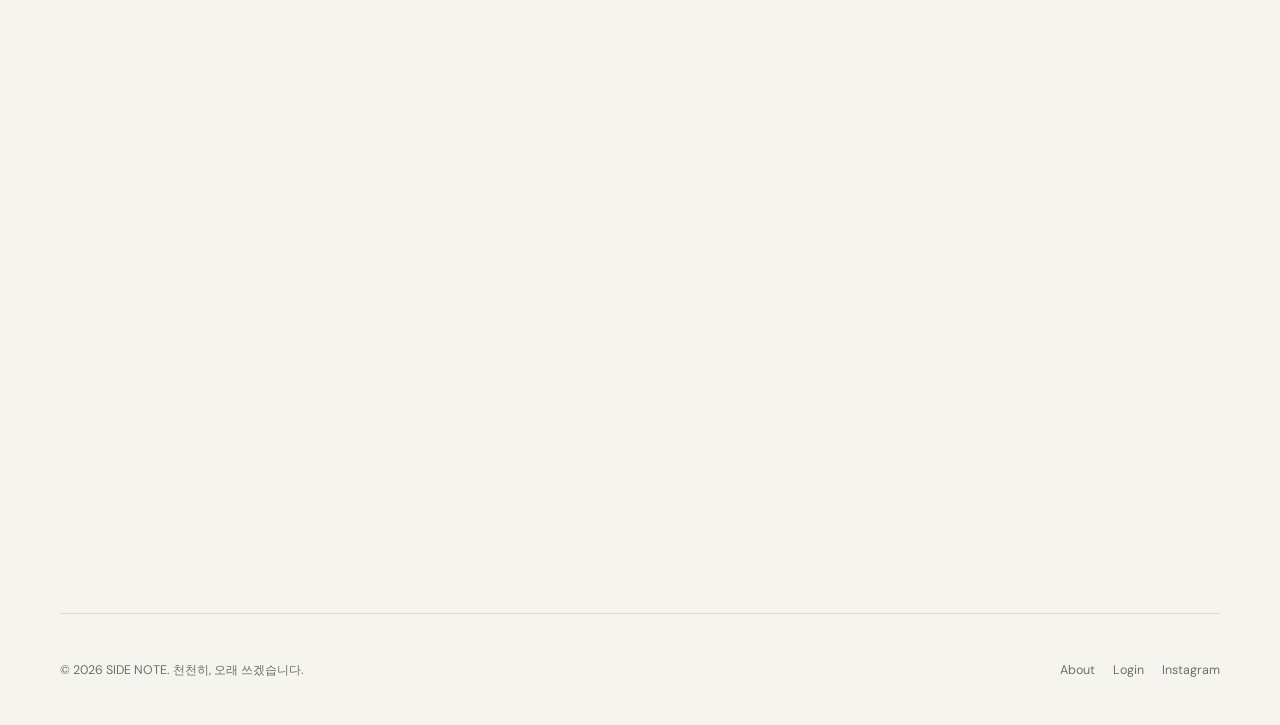
<file: projects.html>
<!doctype html><html lang="ko"><head><meta charset="UTF-8"><meta http-equiv="refresh" content="0; url=index.html"><meta name="viewport" content="width=device-width,initial-scale=1"><title>글 목록으로 이동 | SIDE NOTE</title></head><body><p><a href="index.html">글 목록으로 이동</a></p></body></html>
</file>
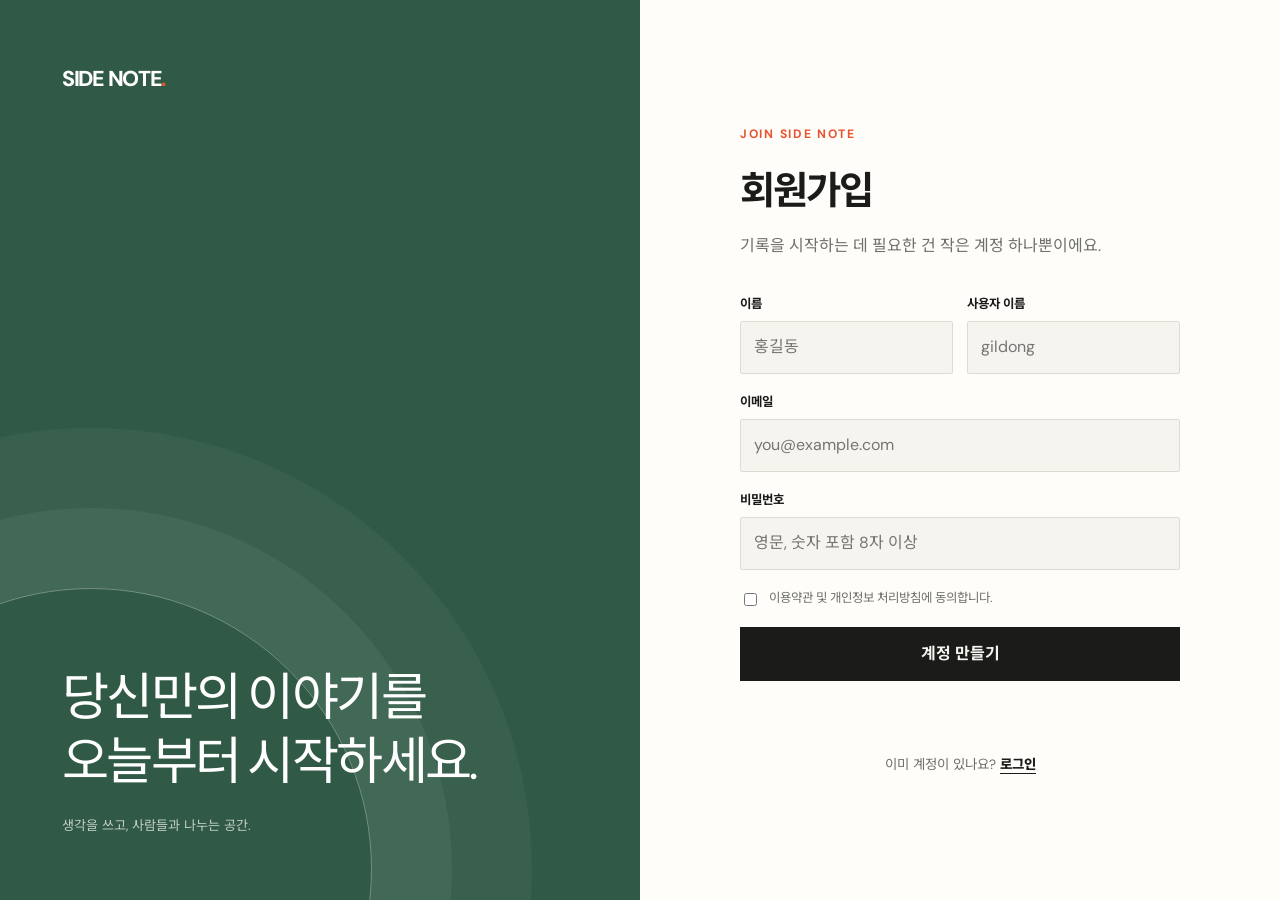
<file: signup.html>
<!doctype html><html lang="ko"><head><meta charset="UTF-8"><meta name="viewport" content="width=device-width,initial-scale=1"><meta name="description" content="사이드노트 회원가입"><title>회원가입 | SIDE NOTE</title><link rel="preconnect" href="https://fonts.googleapis.com"><link rel="preconnect" href="https://fonts.gstatic.com" crossorigin><link href="https://fonts.googleapis.com/css2?family=DM+Sans:wght@400;500;600;700;800&family=Noto+Sans+KR:wght@400;500;600;700&display=swap" rel="stylesheet"><link rel="stylesheet" href="styles.css"></head>
<body><main class="auth-shell"><section class="auth-visual"><a class="logo" href="index.html">SIDE NOTE<span>.</span></a><div class="auth-quote"><p>당신만의 이야기를<br>오늘부터 시작하세요.</p><span>생각을 쓰고, 사람들과 나누는 공간.</span></div></section><section class="auth-panel"><div class="auth-box reveal"><p class="eyebrow">JOIN SIDE NOTE</p><h1>회원가입</h1><p class="intro">기록을 시작하는 데 필요한 건 작은 계정 하나뿐이에요.</p><form class="form-stack" id="signup-form"><div class="field-row"><div class="field"><label for="signup-name">이름</label><input id="signup-name" name="name" type="text" placeholder="홍길동" autocomplete="name" maxlength="40" required></div><div class="field"><label for="signup-handle">사용자 이름</label><input id="signup-handle" name="handle" type="text" placeholder="gildong" pattern="[A-Za-z0-9_]{3,20}" title="영문, 숫자, 밑줄로 3~20자" autocomplete="username" required></div></div><div class="field"><label for="signup-email">이메일</label><input id="signup-email" name="email" type="email" placeholder="you@example.com" autocomplete="email" required></div><div class="field"><label for="signup-password">비밀번호</label><input id="signup-password" name="password" type="password" placeholder="영문, 숫자 포함 8자 이상" minlength="8" autocomplete="new-password" required></div><div class="checkbox-row"><input id="terms" name="terms" type="checkbox" required><label for="terms">이용약관 및 개인정보 처리방침에 동의합니다.</label></div><button class="submit-button" type="submit">계정 만들기</button><p class="form-message" aria-live="polite"></p></form><p class="auth-switch">이미 계정이 있나요? <a href="login.html">로그인</a></p></div></section></main><script src="config.js"></script><script src="script.js"></script><script src="auth.js"></script></body></html>
</file>
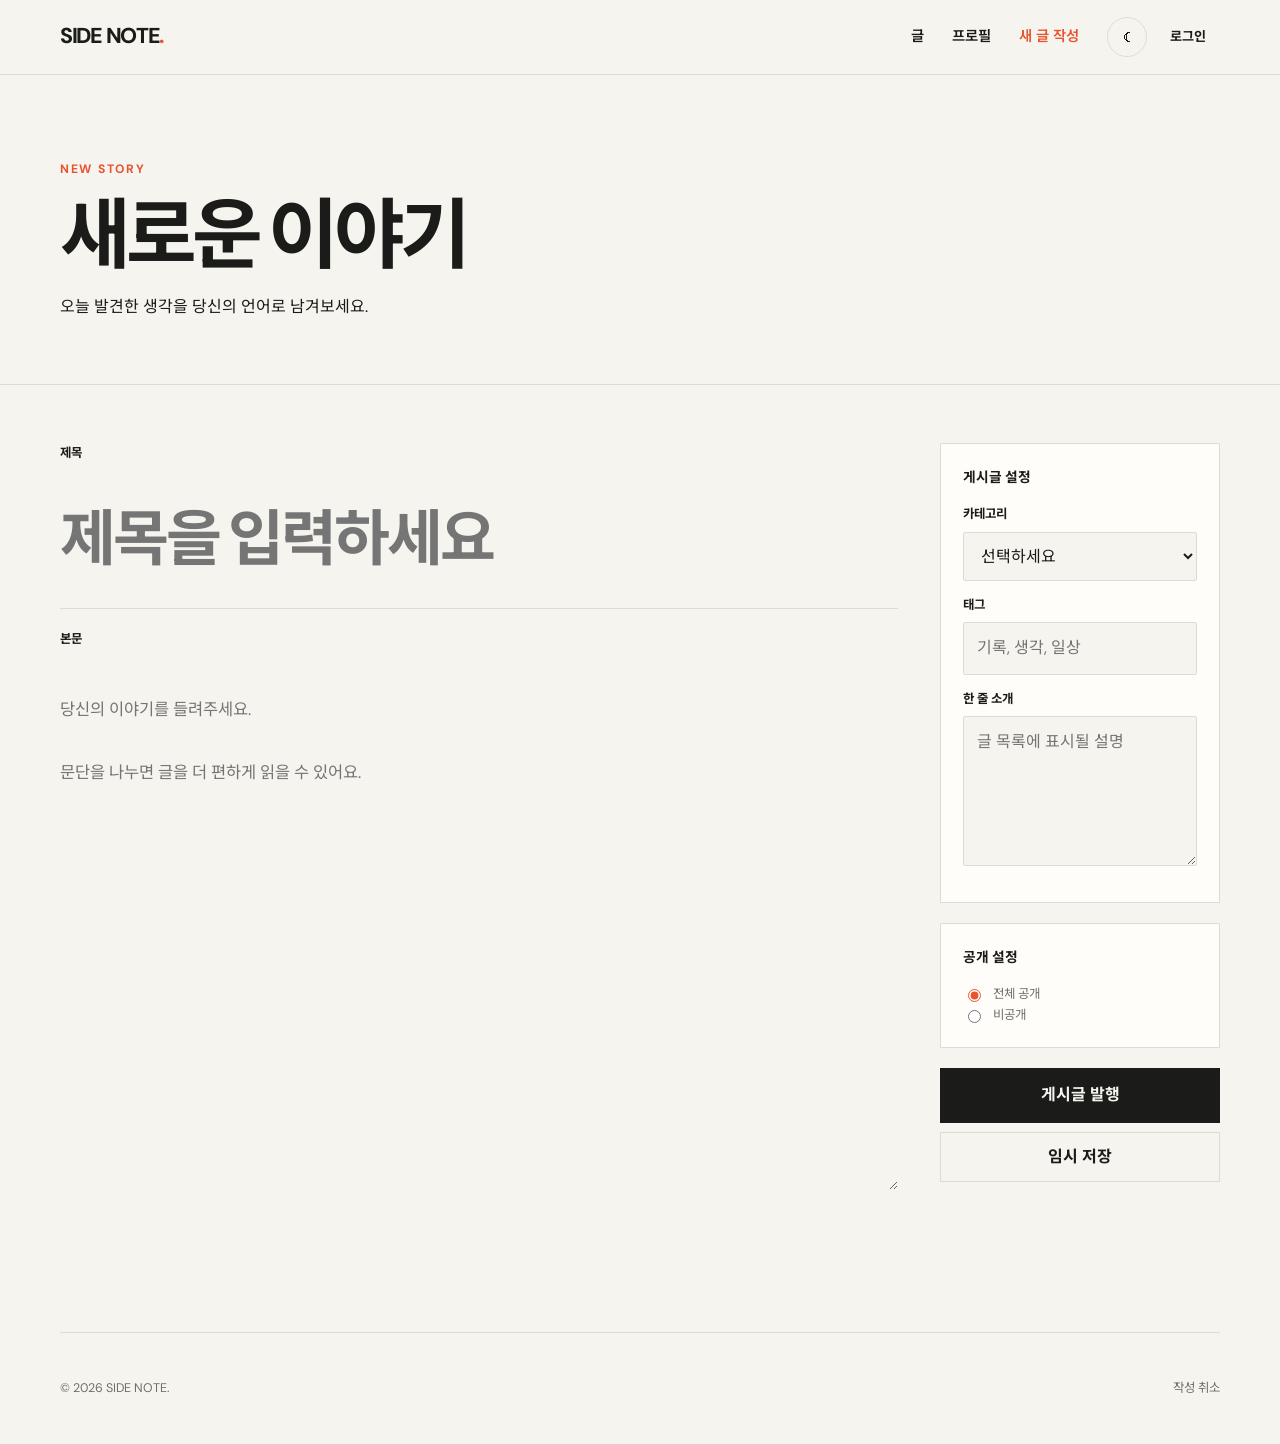
<file: write.html>
<!doctype html><html lang="ko"><head><meta charset="UTF-8"><meta name="viewport" content="width=device-width,initial-scale=1"><meta name="description" content="사이드노트 새 글 작성"><title>새 글 작성 | SIDE NOTE</title><link rel="preconnect" href="https://fonts.googleapis.com"><link rel="preconnect" href="https://fonts.gstatic.com" crossorigin><link href="https://fonts.googleapis.com/css2?family=DM+Sans:wght@400;500;600;700;800&family=Noto+Sans+KR:wght@400;500;600;700&display=swap" rel="stylesheet"><link rel="stylesheet" href="styles.css"></head>
<body><header class="header"><nav class="nav container" aria-label="주요 메뉴"><a class="logo" href="index.html">SIDE NOTE<span>.</span></a><button class="menu-button" type="button" aria-label="메뉴 열기" aria-expanded="false">☰</button><div class="nav-links"><a href="index.html">글</a><a href="profile.html">프로필</a><a href="write.html" aria-current="page">새 글 작성</a></div><div class="nav-actions"><button class="icon-button" type="button" aria-label="다크 모드로 전환">☾</button><a class="nav-login" href="login.html">로그아웃</a></div></nav></header>
<main class="page-main"><section class="page-title"><div class="container reveal"><p class="eyebrow">NEW STORY</p><h1>새로운 이야기</h1><p>오늘 발견한 생각을 당신의 언어로 남겨보세요.</p></div></section><form class="editor-layout container reveal" data-demo-form data-success-message="게시글이 발행되었습니다. (데모 화면)"><section class="editor-main"><label class="field-label" for="post-title">제목</label><input class="editor-title" id="post-title" type="text" placeholder="제목을 입력하세요" required><label class="field-label" for="post-content">본문</label><textarea class="editor-content" id="post-content" placeholder="당신의 이야기를 들려주세요.&#10;&#10;문단을 나누면 글을 더 편하게 읽을 수 있어요." required></textarea></section><aside class="editor-side"><div class="editor-card"><h3>게시글 설정</h3><div class="field"><label for="post-category">카테고리</label><select id="post-category" required><option value="">선택하세요</option><option>기술</option><option>디자인</option><option>일상</option><option>생각</option></select></div><div class="field"><label for="post-tags">태그</label><input id="post-tags" type="text" placeholder="기록, 생각, 일상"></div><div class="field"><label for="post-summary">한 줄 소개</label><textarea id="post-summary" placeholder="글 목록에 표시될 설명"></textarea></div></div><div class="editor-card"><h3>공개 설정</h3><label class="checkbox-row"><input type="radio" name="visibility" checked> 전체 공개</label><label class="checkbox-row"><input type="radio" name="visibility"> 비공개</label></div><div class="publish-actions"><button class="submit-button" type="submit">게시글 발행</button><button class="outline-button" type="button" data-draft>임시 저장</button><p class="form-message" aria-live="polite"></p></div></aside></form></main>
<footer class="footer container"><p>© <span id="year"></span> SIDE NOTE.</p><div class="footer-links"><a href="index.html">작성 취소</a></div></footer><script src="config.js"></script><script src="script.js"></script><script src="auth.js"></script></body></html>
</file>
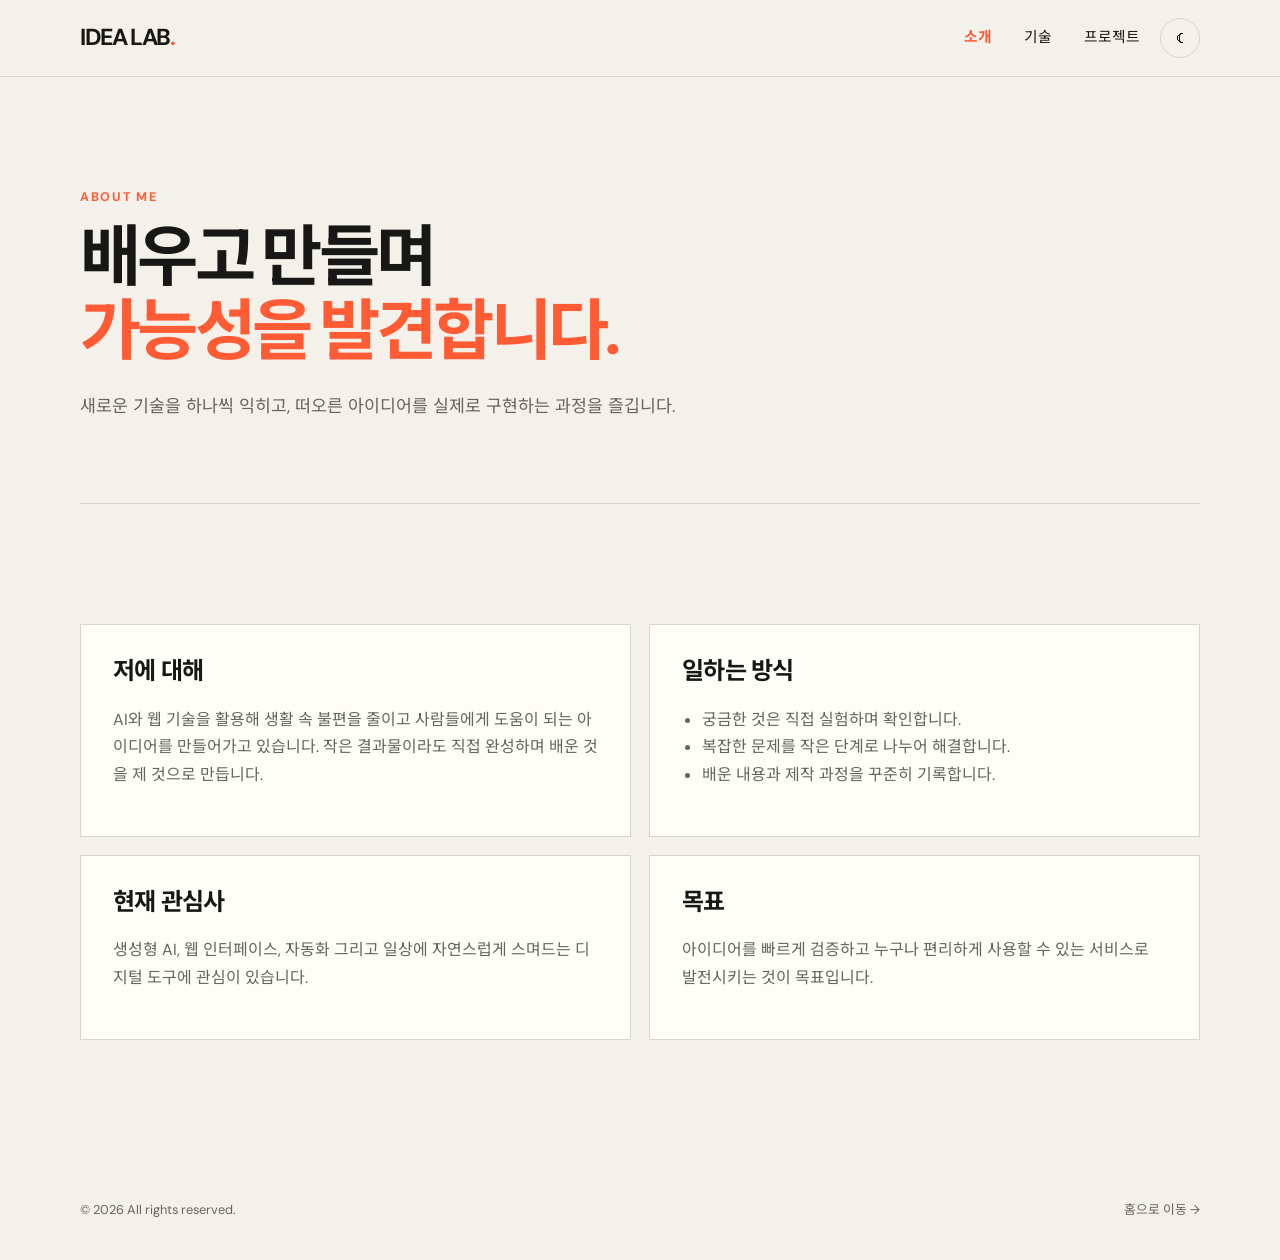
<file: frontend/about.html>
<!DOCTYPE html>
<html lang="ko">
<head>
  <meta charset="UTF-8"><meta name="viewport" content="width=device-width, initial-scale=1.0">
  <meta name="description" content="AI와 웹을 배우며 아이디어를 직접 만드는 사람의 소개입니다.">
  <title>소개 | AI로 아이디어를 현실로</title>
  <link rel="preconnect" href="https://fonts.googleapis.com"><link rel="preconnect" href="https://fonts.gstatic.com" crossorigin>
  <link href="https://fonts.googleapis.com/css2?family=DM+Sans:wght@400;500;600;700&family=Noto+Sans+KR:wght@400;500;600;700&display=swap" rel="stylesheet"><link rel="stylesheet" href="styles.css">
</head>
<body>
  <header class="header"><nav class="nav container" aria-label="주요 메뉴"><a class="logo" href="index.html">IDEA LAB<span>.</span></a><button class="menu-button" type="button" aria-label="메뉴 열기" aria-expanded="false">☰</button><div class="nav-links"><a href="about.html" aria-current="page">소개</a><a href="skills.html">기술</a><a href="projects.html">프로젝트</a></div><button class="theme-button" type="button" aria-label="테마 변경">☾</button></nav></header>
  <main class="subpage-main">
    <section class="page-hero container reveal"><p class="eyebrow">ABOUT ME</p><h1>배우고 만들며<br><span class="title-accent">가능성을 발견합니다.</span></h1><p>새로운 기술을 하나씩 익히고, 떠오른 아이디어를 실제로 구현하는 과정을 즐깁니다.</p></section>
    <section class="section container"><div class="detail-grid"><article class="detail-card reveal"><h2>저에 대해</h2><p>AI와 웹 기술을 활용해 생활 속 불편을 줄이고 사람들에게 도움이 되는 아이디어를 만들어가고 있습니다. 작은 결과물이라도 직접 완성하며 배운 것을 제 것으로 만듭니다.</p></article><article class="detail-card reveal"><h2>일하는 방식</h2><ul><li>궁금한 것은 직접 실험하며 확인합니다.</li><li>복잡한 문제를 작은 단계로 나누어 해결합니다.</li><li>배운 내용과 제작 과정을 꾸준히 기록합니다.</li></ul></article><article class="detail-card reveal"><h2>현재 관심사</h2><p>생성형 AI, 웹 인터페이스, 자동화 그리고 일상에 자연스럽게 스며드는 디지털 도구에 관심이 있습니다.</p></article><article class="detail-card reveal"><h2>목표</h2><p>아이디어를 빠르게 검증하고 누구나 편리하게 사용할 수 있는 서비스로 발전시키는 것이 목표입니다.</p></article></div></section>
  </main>
  <footer class="footer container"><p>© <span id="year"></span> All rights reserved.</p><a href="index.html">홈으로 이동 →</a></footer><script src="script.js"></script>
</body></html>
</file>
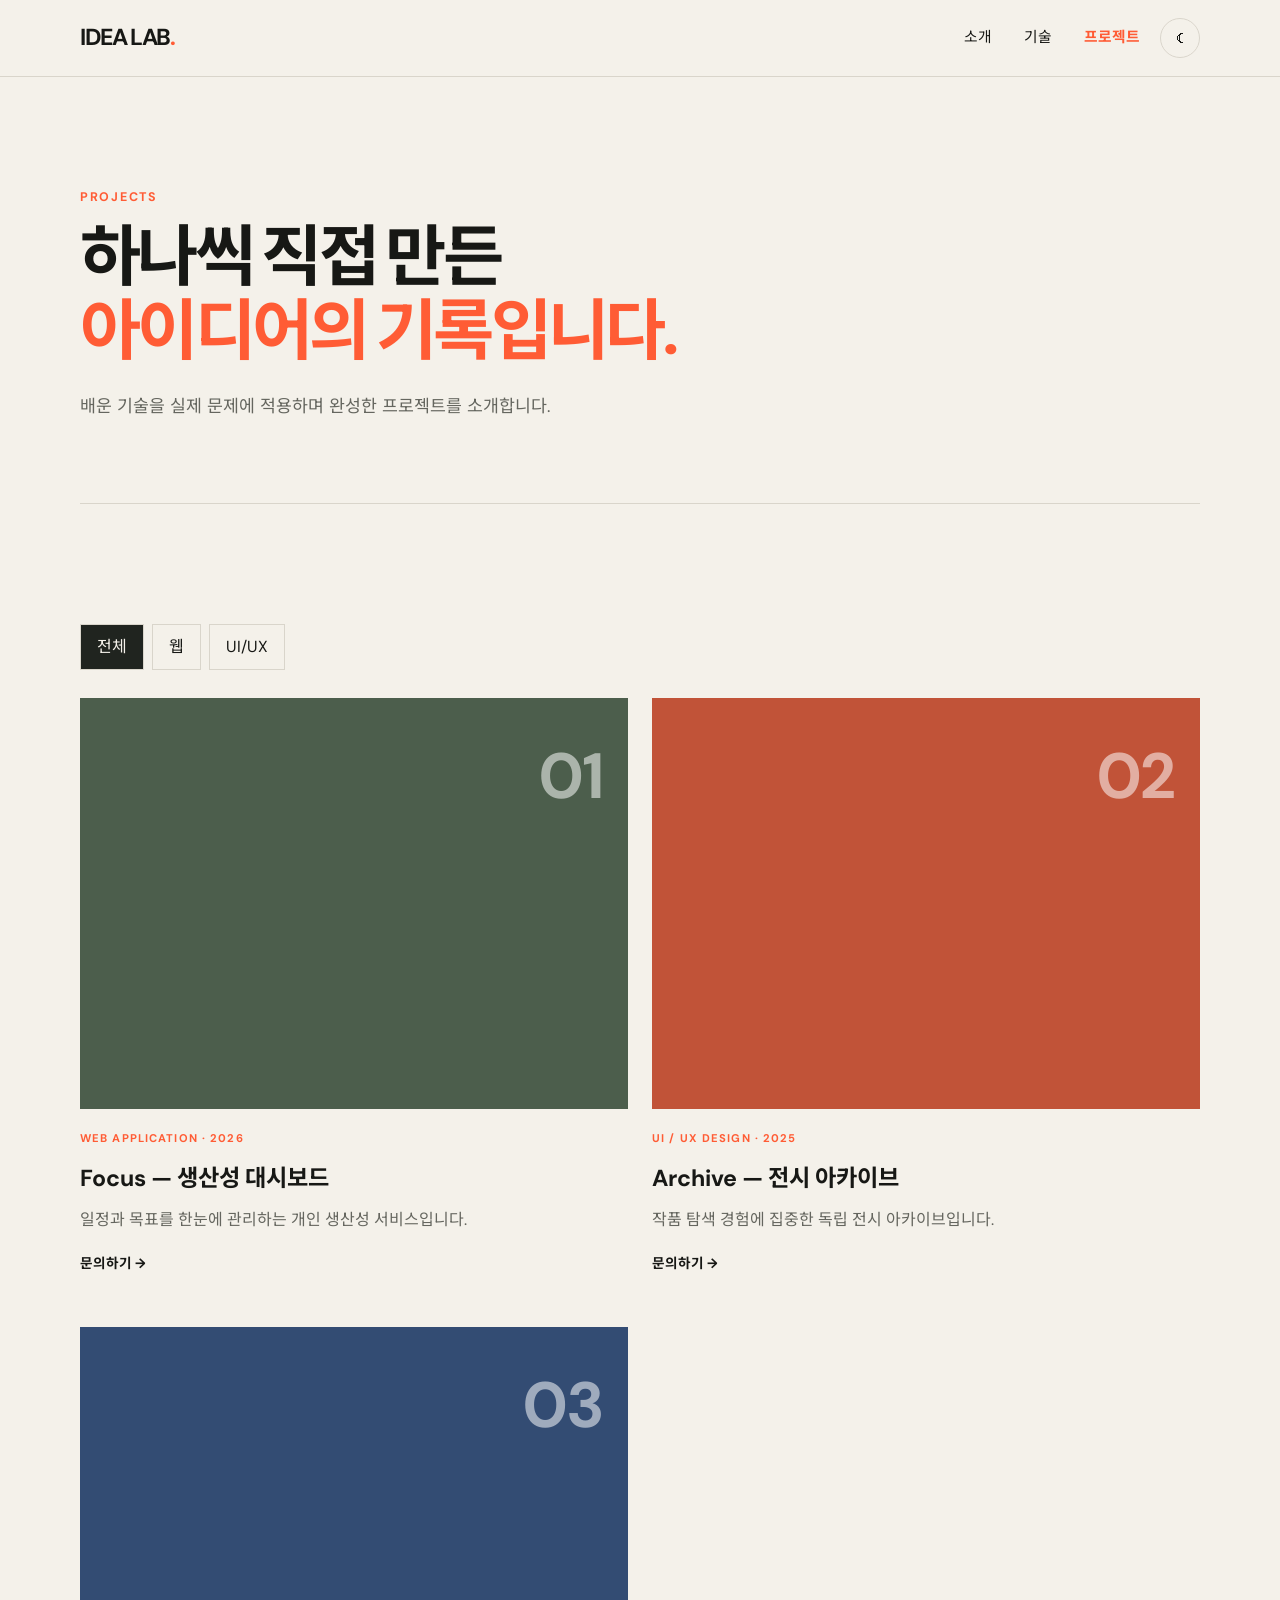
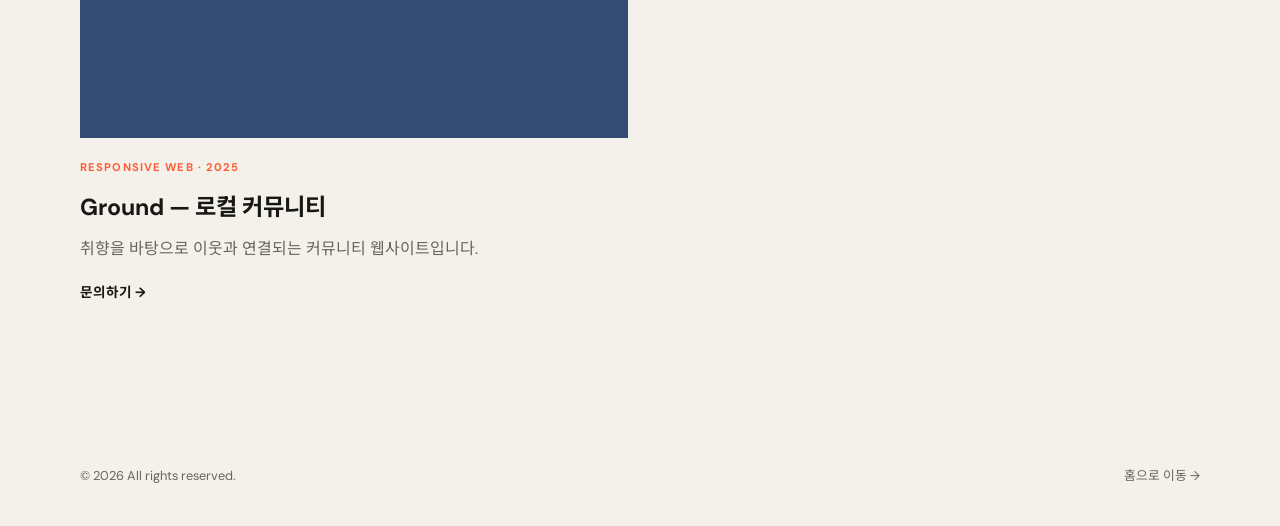
<file: frontend/projects.html>
<!DOCTYPE html>
<html lang="ko">
<head>
  <meta charset="UTF-8"><meta name="viewport" content="width=device-width, initial-scale=1.0">
  <meta name="description" content="AI와 웹으로 직접 만든 프로젝트를 소개합니다."><title>프로젝트 | AI로 아이디어를 현실로</title>
  <link rel="preconnect" href="https://fonts.googleapis.com"><link rel="preconnect" href="https://fonts.gstatic.com" crossorigin><link href="https://fonts.googleapis.com/css2?family=DM+Sans:wght@400;500;600;700&family=Noto+Sans+KR:wght@400;500;600;700&display=swap" rel="stylesheet"><link rel="stylesheet" href="styles.css">
</head>
<body>
  <header class="header"><nav class="nav container" aria-label="주요 메뉴"><a class="logo" href="index.html">IDEA LAB<span>.</span></a><button class="menu-button" type="button" aria-label="메뉴 열기" aria-expanded="false">☰</button><div class="nav-links"><a href="about.html">소개</a><a href="skills.html">기술</a><a href="projects.html" aria-current="page">프로젝트</a></div><button class="theme-button" type="button" aria-label="테마 변경">☾</button></nav></header>
  <main class="subpage-main">
    <section class="page-hero container reveal"><p class="eyebrow">PROJECTS</p><h1>하나씩 직접 만든<br><span class="title-accent">아이디어의 기록입니다.</span></h1><p>배운 기술을 실제 문제에 적용하며 완성한 프로젝트를 소개합니다.</p></section>
    <section class="section container"><div class="filter-buttons" role="group" aria-label="프로젝트 필터"><button class="active" data-filter="all">전체</button><button data-filter="web">웹</button><button data-filter="design">UI/UX</button></div><div class="project-grid"><article class="project-card reveal" data-category="web"><div class="project-visual visual-one"><span>01</span></div><div class="project-info"><p>WEB APPLICATION · 2026</p><h3>Focus — 생산성 대시보드</h3><p>일정과 목표를 한눈에 관리하는 개인 생산성 서비스입니다.</p><a href="index.html#contact">문의하기 →</a></div></article><article class="project-card reveal" data-category="design"><div class="project-visual visual-two"><span>02</span></div><div class="project-info"><p>UI / UX DESIGN · 2025</p><h3>Archive — 전시 아카이브</h3><p>작품 탐색 경험에 집중한 독립 전시 아카이브입니다.</p><a href="index.html#contact">문의하기 →</a></div></article><article class="project-card reveal" data-category="web"><div class="project-visual visual-three"><span>03</span></div><div class="project-info"><p>RESPONSIVE WEB · 2025</p><h3>Ground — 로컬 커뮤니티</h3><p>취향을 바탕으로 이웃과 연결되는 커뮤니티 웹사이트입니다.</p><a href="index.html#contact">문의하기 →</a></div></article></div></section>
  </main>
  <footer class="footer container"><p>© <span id="year"></span> All rights reserved.</p><a href="index.html">홈으로 이동 →</a></footer><script src="script.js"></script>
</body></html>
</file>
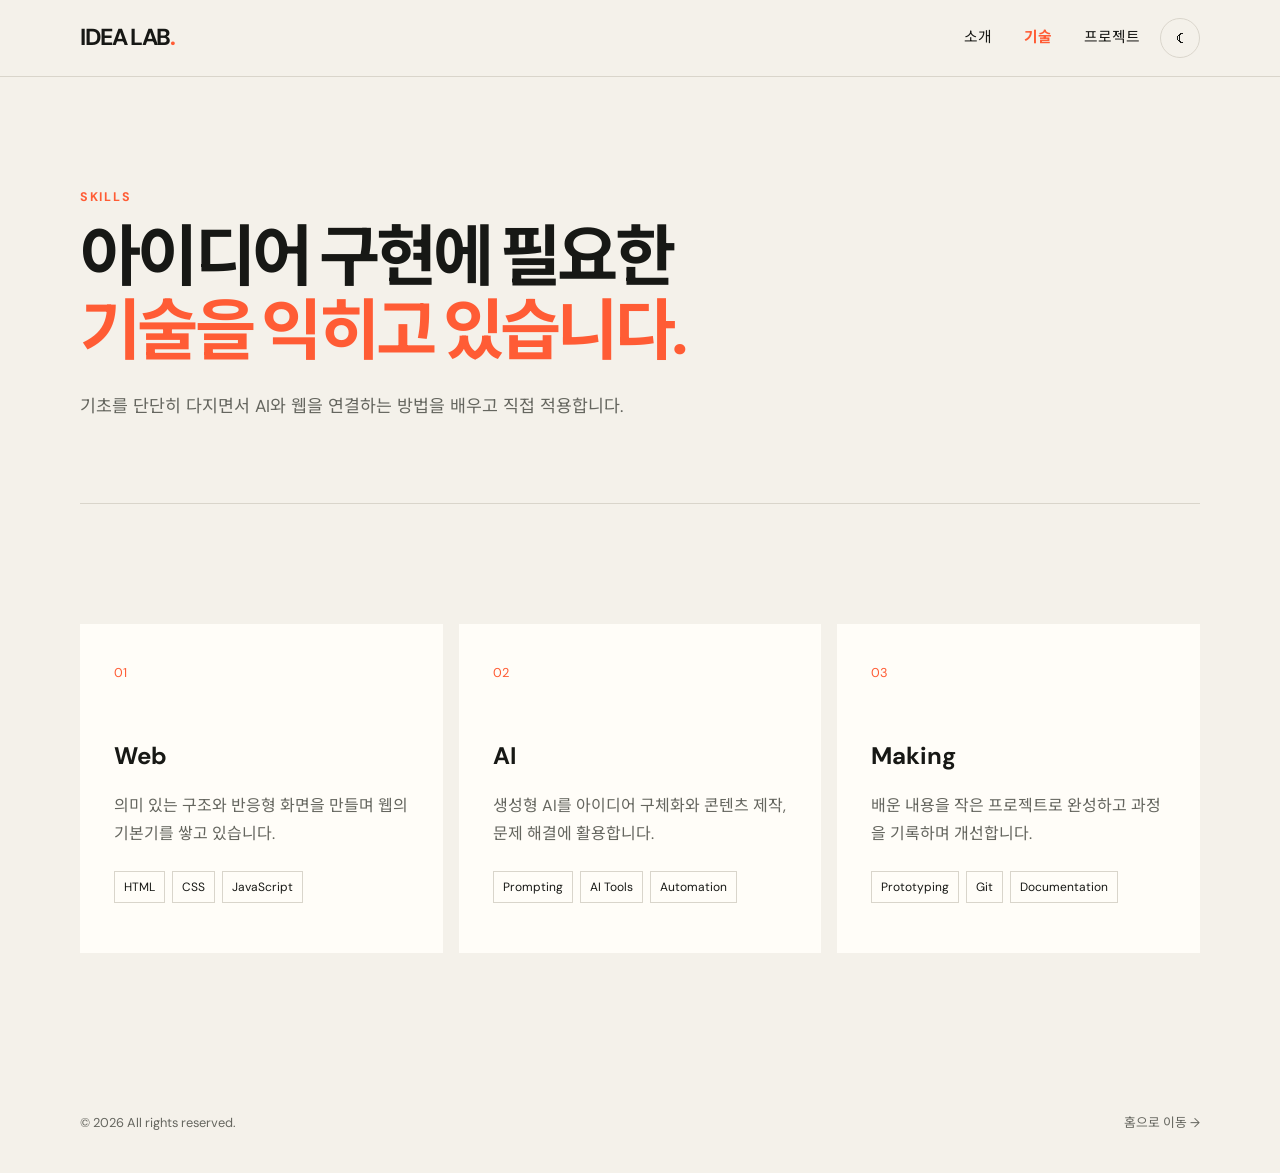
<file: frontend/skills.html>
<!DOCTYPE html>
<html lang="ko">
<head>
  <meta charset="UTF-8"><meta name="viewport" content="width=device-width, initial-scale=1.0">
  <meta name="description" content="AI와 웹을 배우며 익힌 기술을 소개합니다."><title>기술 | AI로 아이디어를 현실로</title>
  <link rel="preconnect" href="https://fonts.googleapis.com"><link rel="preconnect" href="https://fonts.gstatic.com" crossorigin><link href="https://fonts.googleapis.com/css2?family=DM+Sans:wght@400;500;600;700&family=Noto+Sans+KR:wght@400;500;600;700&display=swap" rel="stylesheet"><link rel="stylesheet" href="styles.css">
</head>
<body>
  <header class="header"><nav class="nav container" aria-label="주요 메뉴"><a class="logo" href="index.html">IDEA LAB<span>.</span></a><button class="menu-button" type="button" aria-label="메뉴 열기" aria-expanded="false">☰</button><div class="nav-links"><a href="about.html">소개</a><a href="skills.html" aria-current="page">기술</a><a href="projects.html">프로젝트</a></div><button class="theme-button" type="button" aria-label="테마 변경">☾</button></nav></header>
  <main class="subpage-main">
    <section class="page-hero container reveal"><p class="eyebrow">SKILLS</p><h1>아이디어 구현에 필요한<br><span class="title-accent">기술을 익히고 있습니다.</span></h1><p>기초를 단단히 다지면서 AI와 웹을 연결하는 방법을 배우고 직접 적용합니다.</p></section>
    <section class="section container"><div class="skill-grid"><article class="skill-card reveal"><span>01</span><h3>Web</h3><p>의미 있는 구조와 반응형 화면을 만들며 웹의 기본기를 쌓고 있습니다.</p><ul><li>HTML</li><li>CSS</li><li>JavaScript</li></ul></article><article class="skill-card reveal"><span>02</span><h3>AI</h3><p>생성형 AI를 아이디어 구체화와 콘텐츠 제작, 문제 해결에 활용합니다.</p><ul><li>Prompting</li><li>AI Tools</li><li>Automation</li></ul></article><article class="skill-card reveal"><span>03</span><h3>Making</h3><p>배운 내용을 작은 프로젝트로 완성하고 과정을 기록하며 개선합니다.</p><ul><li>Prototyping</li><li>Git</li><li>Documentation</li></ul></article></div></section>
  </main>
  <footer class="footer container"><p>© <span id="year"></span> All rights reserved.</p><a href="index.html">홈으로 이동 →</a></footer><script src="script.js"></script>
</body></html>
</file>
<file: styles.css>
:root {
  --bg: #f6f4ef; --paper: #fffdfa; --ink: #1b1b19; --muted: #6f706a; --line: #dedbd3;
  --accent: #e8542f; --accent-soft: #f7dfd7; --dark: #22231f; --green: #315a46;
  --shadow: 0 18px 50px rgba(33, 31, 27, .08);
}
* { box-sizing: border-box; }
html { scroll-behavior: smooth; }
body { margin: 0; background: var(--bg); color: var(--ink); font-family: "DM Sans", "Noto Sans KR", sans-serif; line-height: 1.65; }
body.dark { --bg:#191a17; --paper:#22231f; --ink:#f5f1e9; --muted:#acada6; --line:#3b3d37; --accent-soft:#4a2d25; --dark:#f2eee5; --shadow:0 18px 50px rgba(0,0,0,.24); }
a { color: inherit; text-decoration: none; } button,input,textarea,select { font: inherit; } button,a { -webkit-tap-highlight-color: transparent; } img { max-width: 100%; }
.container { width: min(1160px, calc(100% - 48px)); margin-inline: auto; }
.muted { color: var(--muted); }
.eyebrow { margin: 0 0 16px; color: var(--accent); font-size: .76rem; font-weight: 700; letter-spacing: .14em; }
.header { position:sticky; top:0; z-index:20; border-bottom:1px solid var(--line); background:color-mix(in srgb,var(--bg) 90%,transparent); backdrop-filter:blur(14px); }
.nav { min-height:74px; display:flex; align-items:center; gap:28px; }
.logo { flex:none; font-size:1.35rem; font-weight:800; letter-spacing:-.06em; }.logo span { color:var(--accent); }
.nav-links { display:flex; align-items:center; gap:28px; margin-left:auto; font-size:.9rem; font-weight:600; }
.nav-links a:hover,.nav-links a[aria-current="page"] { color:var(--accent); }
.nav-actions { display:flex; align-items:center; gap:9px; }
.icon-button,.menu-button { width:40px; height:40px; border:1px solid var(--line); border-radius:50%; background:transparent; color:var(--ink); cursor:pointer; }
.menu-button { display:none; font-size:1.1rem; }.nav-login { padding:9px 14px; font-size:.82rem; font-weight:700; }.nav-write { padding:9px 15px; background:var(--ink); color:var(--bg); font-size:.82rem; font-weight:700; }
.home-hero { padding:88px 0 68px; border-bottom:1px solid var(--line); }
.hero-grid { display:grid; grid-template-columns:minmax(0,1.45fr) minmax(280px,.55fr); gap:80px; align-items:end; }
.home-hero h1 { margin:0; max-width:760px; font-size:clamp(3.2rem,7vw,6.6rem); line-height:.98; letter-spacing:-.075em; }.home-hero h1 span { color:var(--accent); }
.hero-aside { padding-bottom:7px; }.hero-aside p { margin:0 0 24px; color:var(--muted); font-size:1rem; }
.subscribe { display:flex; border-bottom:1px solid var(--ink); }.subscribe input { flex:1; min-width:0; padding:10px 0; border:0; outline:0; background:transparent; color:var(--ink); }.subscribe button { border:0; background:transparent; color:var(--ink); font-size:.82rem; font-weight:800; cursor:pointer; }
.form-message { min-height:22px; margin:9px 0 0; color:var(--accent); font-size:.78rem; }
.form-message.is-error { color:#b42318; }
.submit-button:disabled { cursor:wait; opacity:.65; }
.content-section { padding:76px 0 110px; }.section-head { display:flex; align-items:flex-end; justify-content:space-between; gap:24px; margin-bottom:34px; }.section-head h2 { margin:0; font-size:clamp(1.8rem,4vw,3rem); letter-spacing:-.05em; }.section-head p { margin:0; color:var(--muted); font-size:.9rem; }
.category-bar { display:flex; gap:8px; margin-bottom:34px; overflow-x:auto; scrollbar-width:none; }.category-bar::-webkit-scrollbar { display:none; }.category-bar button { flex:none; padding:8px 15px; border:1px solid var(--line); border-radius:999px; background:transparent; color:var(--muted); font-size:.78rem; cursor:pointer; }.category-bar button.active { border-color:var(--ink); background:var(--ink); color:var(--bg); }
.featured-post { display:grid; grid-template-columns:1.12fr .88fr; min-height:440px; margin-bottom:64px; background:var(--paper); border:1px solid var(--line); }
.featured-visual { position:relative; overflow:hidden; min-height:390px; background:#315a46; }.featured-visual::before,.featured-visual::after { content:""; position:absolute; border-radius:50%; }.featured-visual::before { width:420px; height:420px; left:-80px; top:-120px; border:2px solid rgba(255,255,255,.42); box-shadow:0 0 0 64px rgba(255,255,255,.07),0 0 0 128px rgba(255,255,255,.045); }.featured-visual::after { width:170px; height:170px; right:13%; bottom:-35px; background:var(--accent); }.visual-label { position:absolute; inset:auto auto 28px 30px; z-index:2; color:white; font-size:.76rem; font-weight:700; letter-spacing:.14em; }
.featured-copy { display:flex; flex-direction:column; justify-content:center; padding:54px; }.post-meta { display:flex; align-items:center; flex-wrap:wrap; gap:9px; margin-bottom:16px; color:var(--muted); font-size:.75rem; }.post-meta .tag { color:var(--accent); font-weight:700; }.featured-copy h3 { margin:0 0 18px; font-size:clamp(2rem,4vw,3.2rem); line-height:1.2; letter-spacing:-.055em; word-break:keep-all; }.featured-copy>p { margin:0 0 30px; color:var(--muted); }.text-link { display:inline-flex; align-items:center; gap:10px; font-size:.85rem; font-weight:800; }.text-link:hover { color:var(--accent); }
.post-grid { display:grid; grid-template-columns:repeat(3,1fr); gap:38px 22px; }.post-card { transition:transform .25s ease; }.post-card:hover { transform:translateY(-5px); }.post-card.hidden { display:none; }.card-visual { position:relative; display:block; aspect-ratio:4/3; margin-bottom:20px; overflow:hidden; }.card-visual::before,.card-visual::after { content:""; position:absolute; }
.visual-orange { background:#de5b36; }.visual-orange::before { width:72%; height:72%; left:14%; top:14%; border:1px solid rgba(255,255,255,.6); transform:rotate(8deg); }.visual-orange::after { width:40%; height:40%; left:30%; top:30%; background:#f4cc65; border-radius:50%; }
.visual-blue { background:#365370; }.visual-blue::before { inset:18% 14%; background:repeating-linear-gradient(90deg,transparent 0 28px,rgba(255,255,255,.18) 28px 30px); }.visual-blue::after { width:100px; height:100px; right:14%; bottom:12%; border:2px solid white; border-radius:50%; }
.visual-cream { background:#d9caa8; }.visual-cream::before { width:130px; height:180px; left:calc(50% - 65px); top:18%; background:#25261f; transform:rotate(-7deg); box-shadow:22px 18px 0 var(--accent); }
.visual-purple { background:#665477; }.visual-purple::before { width:220px; height:220px; right:-40px; top:-25px; border-radius:50%; background:#9b87a9; }.visual-purple::after { width:110px; height:110px; left:15%; bottom:13%; border:2px solid #f7e8c8; }
.visual-green { background:#546a50; }.visual-green::before { width:58%; height:58%; left:21%; top:21%; border-radius:50% 0; background:#e9d9bd; transform:rotate(45deg); }
.visual-yellow { background:#e4b849; }.visual-yellow::before { inset:12%; border:2px solid #26271f; border-radius:50%; }.visual-yellow::after { width:18%; height:18%; left:41%; top:41%; border-radius:50%; background:#26271f; }
.card-number { position:absolute; top:16px; right:18px; color:rgba(255,255,255,.7); font-size:2.8rem; font-weight:800; }.post-card h3 { margin:0 0 9px; font-size:1.3rem; line-height:1.42; letter-spacing:-.035em; word-break:keep-all; }.post-card>p { margin:0; color:var(--muted); font-size:.88rem; }
.page-main { min-height:calc(100vh - 150px); }.page-title { padding:84px 0 48px; border-bottom:1px solid var(--line); }.page-title h1 { margin:0 0 12px; font-size:clamp(2.7rem,6vw,5.2rem); line-height:1.08; letter-spacing:-.065em; }.page-title>p:last-child { max-width:640px; margin:0; color:var(--muted); }
.auth-shell { min-height:100vh; display:grid; grid-template-columns:1fr 1fr; }.auth-visual { position:relative; display:flex; flex-direction:column; justify-content:space-between; overflow:hidden; padding:62px; background:var(--green); color:white; }.auth-visual::before { content:""; position:absolute; width:560px; height:560px; left:-190px; bottom:-250px; border:1px solid rgba(255,255,255,.32); border-radius:50%; box-shadow:0 0 0 80px rgba(255,255,255,.05),0 0 0 160px rgba(255,255,255,.035); }.auth-visual .logo { position:relative; z-index:1; }.auth-quote { position:relative; z-index:1; max-width:520px; }.auth-quote p { margin:0 0 18px; font-size:clamp(2rem,4vw,3.3rem); line-height:1.25; letter-spacing:-.05em; word-break:keep-all; }.auth-quote span { color:rgba(255,255,255,.7); font-size:.82rem; }
.auth-panel { display:flex; align-items:center; justify-content:center; padding:70px 32px; background:var(--paper); }.auth-box { width:min(440px,100%); }.auth-box h1 { margin:0 0 10px; font-size:2.4rem; letter-spacing:-.05em; }.auth-box .intro { margin:0 0 34px; color:var(--muted); }
.form-stack { display:grid; gap:18px; }.field { display:grid; gap:7px; }.field-row { display:grid; grid-template-columns:1fr 1fr; gap:14px; }.field label,.field-label { font-size:.78rem; font-weight:700; }.field input,.field textarea,.field select { width:100%; padding:12px 13px; border:1px solid var(--line); border-radius:2px; outline:none; background:var(--bg); color:var(--ink); }.field input:focus,.field textarea:focus,.field select:focus { border-color:var(--accent); box-shadow:0 0 0 3px var(--accent-soft); }.field textarea { min-height:150px; resize:vertical; }
.checkbox-row { display:flex; align-items:flex-start; gap:9px; color:var(--muted); font-size:.78rem; }.checkbox-row input { margin-top:5px; accent-color:var(--accent); }.submit-button { width:100%; padding:13px 18px; border:1px solid var(--ink); background:var(--ink); color:var(--bg); cursor:pointer; font-weight:700; }.submit-button:hover { background:var(--accent); border-color:var(--accent); color:white; }.auth-switch { margin:24px 0 0; text-align:center; color:var(--muted); font-size:.84rem; }.auth-switch a { color:var(--ink); font-weight:800; border-bottom:1px solid; }
.profile-layout { display:grid; grid-template-columns:330px 1fr; gap:70px; padding:74px 0 110px; }.profile-card { position:sticky; top:110px; align-self:start; padding:30px; background:var(--paper); border:1px solid var(--line); }.profile-photo { width:126px; height:126px; margin-bottom:25px; border-radius:50%; object-fit:cover; }.profile-card h1 { margin:0 0 4px; font-size:1.8rem; letter-spacing:-.04em; }.profile-handle { margin:0 0 20px; color:var(--accent); font-size:.82rem; font-weight:700; }.profile-bio { margin-bottom:24px; color:var(--muted); font-size:.9rem; }.profile-stats { display:grid; grid-template-columns:repeat(3,1fr); padding:17px 0; border-block:1px solid var(--line); text-align:center; }.profile-stats strong { display:block; font-size:1.1rem; }.profile-stats span { color:var(--muted); font-size:.68rem; }.profile-links { display:grid; gap:8px; margin-top:22px; font-size:.8rem; }.profile-content h2 { margin:0 0 28px; font-size:2rem; letter-spacing:-.04em; }.profile-content .post-grid { grid-template-columns:repeat(2,1fr); }
.article-wrap { width:min(820px,calc(100% - 48px)); margin-inline:auto; }.article-header { padding:92px 0 46px; text-align:center; }.article-header h1 { margin:16px auto 24px; font-size:clamp(2.7rem,6vw,5rem); line-height:1.15; letter-spacing:-.065em; word-break:keep-all; }.article-header .post-meta { justify-content:center; }.author-line { display:flex; align-items:center; justify-content:center; gap:11px; font-size:.82rem; }.author-line img { width:36px; height:36px; border-radius:50%; object-fit:cover; }.article-cover { width:min(1080px,calc(100% - 48px)); height:min(58vw,600px); margin:0 auto 64px; position:relative; overflow:hidden; background:#315a46; }.article-cover::before { content:""; position:absolute; width:600px; height:600px; left:-80px; top:-250px; border:2px solid rgba(255,255,255,.55); border-radius:50%; box-shadow:0 0 0 80px rgba(255,255,255,.06),0 0 0 160px rgba(255,255,255,.04); }.article-cover::after { content:""; position:absolute; width:260px; height:260px; right:12%; bottom:-60px; background:var(--accent); border-radius:50%; }
.article-body { padding-bottom:100px; }.article-body .lead { font-size:1.25rem; color:var(--ink); }.article-body p { margin:0 0 27px; color:color-mix(in srgb,var(--ink) 78%,var(--muted)); font-size:1.02rem; }.article-body h2 { margin:55px 0 18px; font-size:2rem; letter-spacing:-.04em; }.article-body blockquote { margin:42px 0; padding:26px 30px; border-left:4px solid var(--accent); background:var(--paper); font-size:1.22rem; font-weight:600; }.article-tags { display:flex; gap:8px; padding:35px 0; border-top:1px solid var(--line); }.article-tags span { padding:6px 11px; border-radius:999px; background:var(--accent-soft); color:var(--accent); font-size:.75rem; font-weight:700; }.back-row { display:flex; justify-content:space-between; padding:25px 0 70px; border-top:1px solid var(--line); font-size:.82rem; font-weight:700; }
.editor-layout { display:grid; grid-template-columns:1fr 280px; gap:42px; padding:58px 0 110px; }.editor-main,.editor-side { display:grid; gap:20px; align-content:start; }.editor-title { width:100%; padding:6px 0 18px; border:0; border-bottom:1px solid var(--line); outline:0; background:transparent; color:var(--ink); font-size:clamp(2rem,5vw,3.8rem); font-weight:700; letter-spacing:-.05em; }.editor-content { width:100%; min-height:520px; padding:24px 0; border:0; outline:0; resize:vertical; background:transparent; color:var(--ink); font-size:1.03rem; line-height:1.9; }.editor-card { padding:22px; border:1px solid var(--line); background:var(--paper); }.editor-card h3 { margin:0 0 15px; font-size:.86rem; }.editor-card .field { margin-bottom:14px; }.publish-actions { display:grid; gap:9px; }.outline-button { width:100%; padding:11px; border:1px solid var(--line); background:transparent; color:var(--ink); cursor:pointer; font-weight:700; }
.footer { min-height:112px; display:flex; align-items:center; justify-content:space-between; border-top:1px solid var(--line); color:var(--muted); font-size:.78rem; }.footer p { margin:0; }.footer-links { display:flex; gap:18px; }
.reveal { opacity:0; transform:translateY(18px); transition:opacity .65s ease,transform .65s ease; }.reveal.visible { opacity:1; transform:none; }
@media(max-width:900px){.nav-links{display:none;position:absolute;inset:74px 0 auto;padding:24px;background:var(--paper);border-bottom:1px solid var(--line);flex-direction:column}.nav-links.open{display:flex}.menu-button{display:block;margin-left:auto}.nav-actions{gap:5px}.nav-login{display:none}.hero-grid,.featured-post,.profile-layout,.editor-layout{grid-template-columns:1fr}.hero-grid{gap:34px}.home-hero{padding-top:65px}.featured-copy{padding:38px}.post-grid{grid-template-columns:repeat(2,1fr)}.profile-card{position:static}.profile-content .post-grid{grid-template-columns:repeat(2,1fr)}.editor-side{grid-template-columns:repeat(2,1fr)}}
@media(max-width:650px){.container,.article-wrap,.article-cover{width:min(100% - 32px,1160px)}.nav{gap:8px}.nav-write{display:none}.home-hero h1{font-size:clamp(3.2rem,17vw,5.2rem)}.home-hero{padding:54px 0 50px}.content-section{padding:58px 0 80px}.section-head{align-items:flex-start;flex-direction:column}.featured-visual{min-height:310px}.featured-copy{padding:30px 24px}.post-grid,.profile-content .post-grid{grid-template-columns:1fr}.auth-shell{display:block}.auth-visual{min-height:260px;padding:32px 24px}.auth-quote p{font-size:1.8rem}.auth-panel{padding:50px 20px}.field-row,.editor-side{grid-template-columns:1fr}.profile-layout{gap:38px;padding-top:42px}.article-header{padding-top:62px}.article-cover{height:70vw;margin-bottom:45px}.footer{align-items:flex-start;flex-direction:column;justify-content:center;gap:8px}}
@media(prefers-reduced-motion:reduce){html{scroll-behavior:auto}.reveal{opacity:1;transform:none;transition:none}}
</file>
<file: frontend/styles.css>
:root { --bg:#f4f1ea; --surface:#fffdf8; --text:#171815; --muted:#65665f; --line:#d9d5cb; --accent:#ff5c35; --dark:#20241f; }
* { box-sizing:border-box; }
html { scroll-behavior:smooth; }
body { margin:0; background:var(--bg); color:var(--text); font-family:"DM Sans","Noto Sans KR",sans-serif; line-height:1.7; transition:background .25s,color .25s; }
body.dark { --bg:#171916; --surface:#21241f; --text:#f4f1e9; --muted:#a8aaa2; --line:#3a3d36; --dark:#f4f1e9; }
a { color:inherit; text-decoration:none; }
button,input,textarea { font:inherit; }
.container { width:min(1120px,calc(100% - 48px)); margin-inline:auto; }
.header { position:sticky; top:0; z-index:10; background:color-mix(in srgb,var(--bg) 88%,transparent); border-bottom:1px solid var(--line); backdrop-filter:blur(12px); }
.nav { height:76px; display:flex; align-items:center; justify-content:space-between; }
.logo { font-size:1.45rem; font-weight:700; letter-spacing:-.06em; }.logo span { color:var(--accent); }
.nav-links { display:flex; gap:32px; margin-left:auto; margin-right:20px; font-size:.92rem; }.nav-links a:hover { color:var(--accent); }
.theme-button,.menu-button { border:1px solid var(--line); border-radius:50%; width:40px; height:40px; background:transparent; color:var(--text); cursor:pointer; }.menu-button { display:none; }
.hero { min-height:calc(100vh - 76px); padding:100px 0; display:grid; grid-template-columns:1.3fr .7fr; gap:80px; align-items:center; }
.eyebrow,.section-number { color:var(--accent); font-size:.78rem; font-weight:700; letter-spacing:.14em; }
h1,h2,h3,p { margin-top:0; } h1 { max-width:760px; font-size:clamp(2.8rem,5.2vw,4.9rem); line-height:1.12; letter-spacing:-.055em; margin-bottom:30px; word-break:keep-all; overflow-wrap:normal; }.title-line { display:block; white-space:nowrap; }.title-accent { color:var(--accent); }
h2 { font-size:clamp(2.1rem,4vw,3.7rem); line-height:1.2; letter-spacing:-.05em; }
.hero-description { max-width:620px; color:var(--muted); font-size:1.08rem; }
.hero-actions { display:flex; gap:12px; margin:34px 0; }.button { display:inline-flex; justify-content:center; border:1px solid var(--dark); padding:13px 22px; border-radius:2px; cursor:pointer; }.primary { background:var(--dark); color:var(--bg); }.secondary { background:transparent; color:var(--text); }
.social-links { display:flex; gap:24px; font-size:.85rem; font-weight:600; }.social-links a:hover,.project-info a:hover { color:var(--accent); }
.portrait-wrap { position:relative; display:flex; flex-direction:column; align-items:center; justify-self:center; width:100%; text-align:center; }.portrait { width:260px; height:260px; flex:0 0 260px; background:var(--dark); border:5px solid var(--surface); border-radius:50%; overflow:hidden; box-shadow:0 18px 50px #0002; }.portrait img { display:block; width:100%; height:100%; object-fit:cover; object-position:center; transform:scale(1.12); transition:transform .5s ease; }.portrait-wrap:hover .portrait img { transform:scale(1.16); }.portrait-caption { max-width:390px; margin:18px auto 0; padding:18px 22px; color:var(--text); background:var(--surface); border:1px solid var(--line); border-radius:8px; box-shadow:0 10px 30px #0000000d; font-size:1rem; font-weight:600; line-height:1.8; text-align:center; }
.status { position:static; transform:none; margin-top:14px; white-space:nowrap; padding:9px 14px; background:var(--surface); border:1px solid var(--line); font-size:.78rem; box-shadow:0 10px 30px #0002; }.status i { display:inline-block; width:7px; height:7px; margin-right:7px; background:#48aa69; border-radius:50%; }
.section { padding:120px 0; }.section-number { margin-bottom:44px; }.about-grid { display:grid; grid-template-columns:1.1fr .9fr; gap:80px; }.about-grid>div>p { color:var(--muted); font-size:1.05rem; }
.facts { border-top:1px solid var(--line); margin-top:35px; }.facts div { display:flex; justify-content:space-between; padding:13px 0; border-bottom:1px solid var(--line); }.facts dt { color:var(--muted); }.facts dd { margin:0; font-weight:600; }
.skills-section { background:var(--dark); color:var(--bg); }.section-heading { display:flex; align-items:end; justify-content:space-between; gap:30px; margin-bottom:50px; }.section-heading h2 { margin:0; }.section-heading p { max-width:420px; color:var(--muted); }
.skill-grid { display:grid; grid-template-columns:repeat(3,1fr); gap:16px; }.skill-card { padding:34px; color:var(--text); background:var(--surface); }.skill-card>span { color:var(--accent); font-size:.8rem; }.skill-card h3 { margin:50px 0 16px; font-size:1.5rem; }.skill-card p { color:var(--muted); }.skill-card ul { display:flex; flex-wrap:wrap; gap:7px; list-style:none; padding:0; margin-top:24px; }.skill-card li { border:1px solid var(--line); padding:5px 9px; font-size:.75rem; }
.filter-buttons { display:flex; gap:8px; margin-bottom:28px; }.filter-buttons button { padding:8px 16px; border:1px solid var(--line); background:transparent; color:var(--text); cursor:pointer; }.filter-buttons button.active { background:var(--dark); color:var(--bg); }
.project-grid { display:grid; grid-template-columns:repeat(2,1fr); gap:50px 24px; }.project-card.hidden { display:none; }.project-visual { aspect-ratio:4/3; padding:25px; display:flex; justify-content:flex-end; font-size:4rem; font-weight:700; color:#fff8; transition:transform .3s; }.project-card:hover .project-visual { transform:translateY(-5px); }.visual-one { background:#4c5e4c; }.visual-two { background:#c15338; }.visual-three { background:#334c73; }.project-info { padding-top:20px; }.project-info>p:first-child { color:var(--accent); font-size:.7rem; font-weight:700; letter-spacing:.1em; }.project-info h3 { font-size:1.45rem; margin-bottom:8px; }.project-info>p { color:var(--muted); }.project-info a { font-size:.85rem; font-weight:700; }
.contact-section { background:var(--surface); }.contact-grid { display:grid; grid-template-columns:1fr 1fr; gap:100px; }.contact-grid>div>p:not(.section-number) { color:var(--muted); }.email { display:inline-block; border-bottom:1px solid; margin-top:18px; font-weight:600; }
form { display:grid; gap:20px; }label { display:grid; gap:7px; font-size:.8rem; font-weight:600; }input,textarea { width:100%; border:0; border-bottom:1px solid var(--line); background:transparent; color:var(--text); padding:10px 0; outline:none; resize:vertical; }input:focus,textarea:focus { border-color:var(--accent); }.form-message { color:var(--accent); min-height:24px; margin:0; }
.footer { min-height:100px; display:flex; align-items:center; justify-content:space-between; color:var(--muted); font-size:.8rem; }.footer p { margin:0; }
.subpage-main { min-height:calc(100vh - 176px); }.page-hero { padding:110px 0 65px; border-bottom:1px solid var(--line); }.page-hero h1 { margin:12px 0 22px; }.page-hero>p:last-child { max-width:650px; color:var(--muted); font-size:1.08rem; }.detail-grid { display:grid; grid-template-columns:repeat(2,1fr); gap:18px; }.detail-card { padding:32px; background:var(--surface); border:1px solid var(--line); }.detail-card h2 { font-size:1.5rem; letter-spacing:-.03em; }.detail-card p { color:var(--muted); }.detail-card ul { padding-left:20px; color:var(--muted); }.nav-links a[aria-current="page"] { color:var(--accent); font-weight:700; }
.reveal { opacity:0; transform:translateY(24px); transition:opacity .7s,transform .7s; }.reveal.visible { opacity:1; transform:none; }
@media (max-width:800px) { .container { width:min(100% - 32px,1120px); }.menu-button { display:block; margin-left:auto; margin-right:10px; }.nav-links { display:none; position:absolute; inset:76px 0 auto; margin:0; padding:24px; background:var(--surface); border-bottom:1px solid var(--line); flex-direction:column; text-align:center; }.nav-links.open { display:flex; }.hero { grid-template-columns:1fr; padding:70px 0; }.hero h1 { font-size:clamp(2.5rem,11vw,4rem); }.title-line { white-space:normal; }.portrait-wrap { max-width:430px; margin-inline:auto; }.portrait { width:230px; height:230px; flex-basis:230px; }.about-grid,.contact-grid,.detail-grid { grid-template-columns:1fr; gap:35px; }.skill-grid { grid-template-columns:1fr; }.section-heading { align-items:start; flex-direction:column; }.project-grid { grid-template-columns:1fr; }.section { padding:85px 0; }.page-hero { padding:75px 0 45px; } }
@media (prefers-reduced-motion:reduce) { html { scroll-behavior:auto; } .reveal { opacity:1; transform:none; transition:none; } }
</file>
